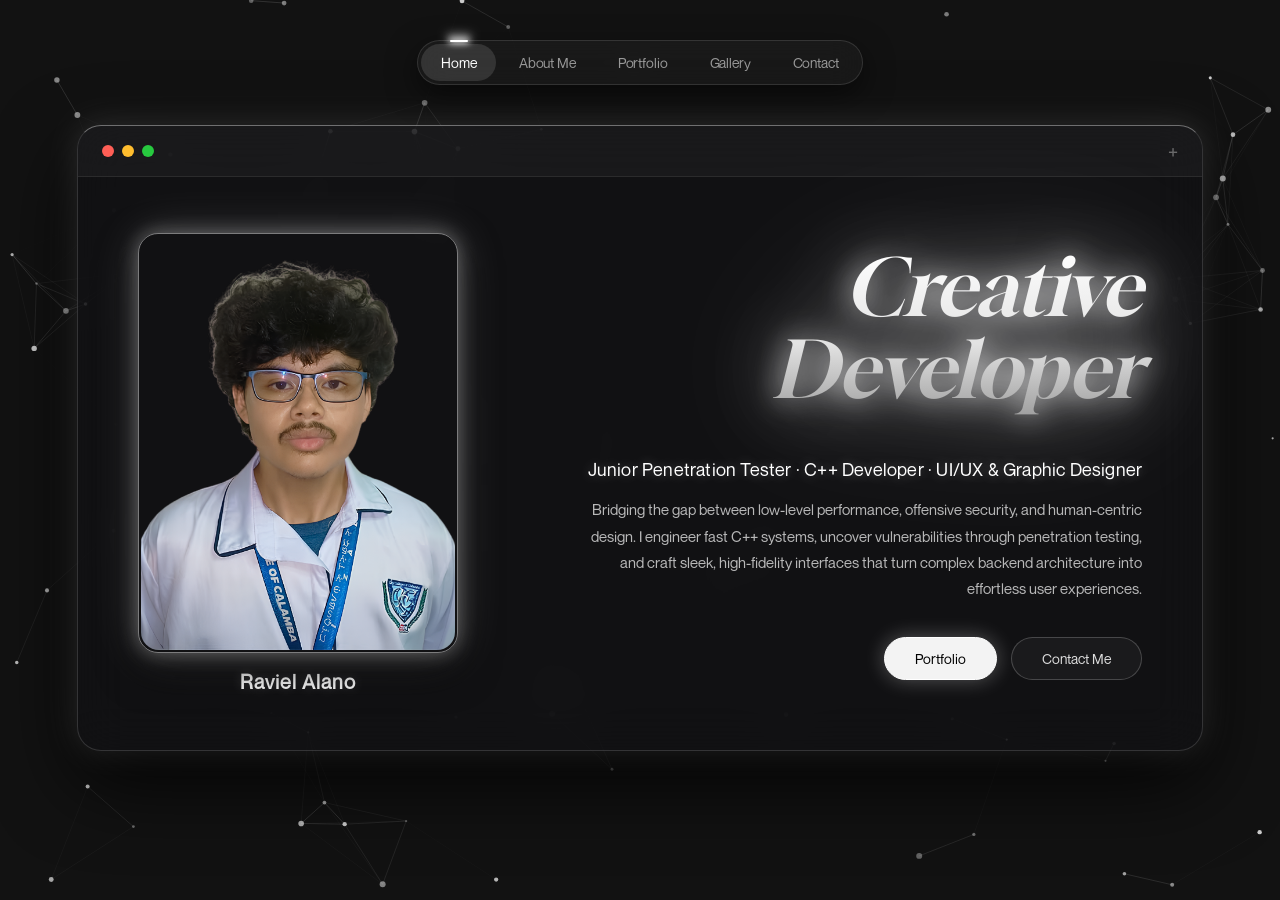
<file: index.html>
<!DOCTYPE html>
<html lang="en">

<head>
    <meta charset="UTF-8">
    <meta name="viewport" content="width=device-width, initial-scale=1.0">
    <title> Code with Raviel | Home</title>
    <!-- Google Fonts for Gloock -->
    <link rel="preconnect" href="https://fonts.googleapis.com">
    <link rel="preconnect" href="https://fonts.gstatic.com" crossorigin>
    <link href="https://fonts.googleapis.com/css2?family=Gloock&display=swap" rel="stylesheet">
    <link rel="stylesheet" href="style.css">
</head>

<body>
    <canvas id="bg-canvas"></canvas>
    <nav class="navbar">
        <ul>
            <div class="nav-indicator"></div>
            <li><a href="index.html" class="active">Home</a></li>
            <li><a href="about_me.html">About Me</a></li>
            <li><a href="portfolio.html">Portfolio</a></li>
            <li><a href="gallery.html">Gallery</a></li>
            <li><a href="contact.html">Contact</a></li>
        </ul>
    </nav>
    <main class="hero-container">
        <div class="hero-card">
            <!-- macOS Window Header Bar -->
            <div class="window-header">
                <div class="window-dots">
                    <span class="dot red"></span>
                    <span class="dot yellow"></span>
                    <span class="dot green"></span>
                </div>
                <div class="window-plus">+</div>
            </div>
            <div class="hero-card-body">
                <!-- Left Column: Photo Frame + Name Below -->
                <div class="profile-column">
                    <div class="profile-rect-wrapper">
                        <img src="pictures/formal_picture.png" alt="Formal Picture" class="profile-img-rect">
                    </div>
                    <h2 class="profile-name">Raviel Alano</h2>
                </div>

                <!-- Right Column: Bio Content -->
                <div class="hero-content-right">
                    <div class="bio-content">
                        <h1 class="hero-title">Creative Developer</h1>
                        <p class="hero-subtitle">Junior Penetration Tester · C++ Developer · UI/UX & Graphic Designer</p>
                        <p class="hero-bio">
                            Bridging the gap between low-level performance, offensive security, and human-centric
                            design. I engineer fast C++ systems, uncover vulnerabilities through penetration testing,
                            and craft sleek, high-fidelity interfaces that turn complex backend architecture into
                            effortless user experiences.
                        </p>
                    </div>
                    <!-- Right-Justified Buttons -->
                    <div class="cta-group">
                        <a href="portfolio.html" class="btn btn-primary">Portfolio</a>
                        <a href="contact.html" class="btn btn-secondary">Contact Me</a>
                    </div>
                </div>
            </div>
        </div>
    </main>
    <script src="index.js"></script>
</body>

</html>
</file>
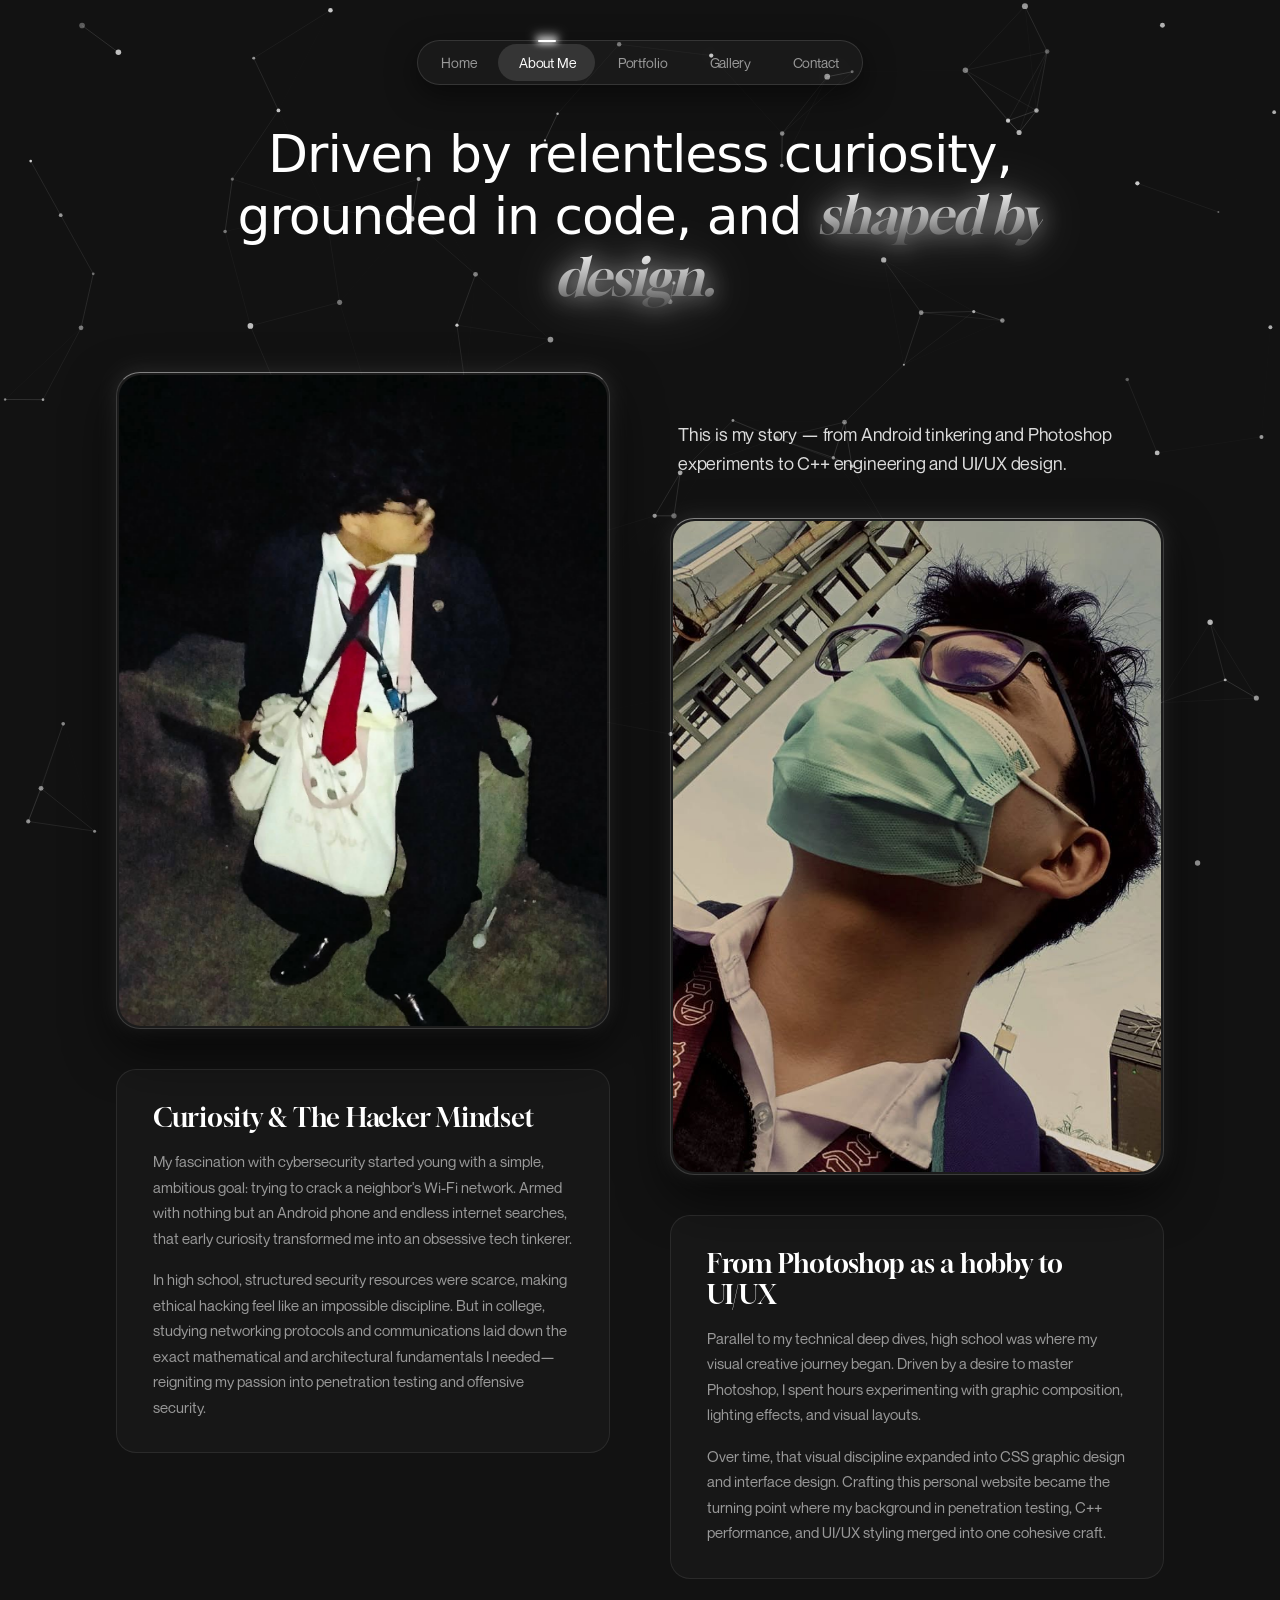
<file: about_me.html>
<!DOCTYPE html>
<html lang="en">
<head>
    <meta charset="UTF-8">
    <meta name="viewport" content="width=device-width, initial-scale=1.0">
    <title>Code with Raviel | About Me</title>
    
    <!-- Google Fonts for Gloock -->
    <link rel="preconnect" href="https://fonts.googleapis.com">
    <link rel="preconnect" href="https://fonts.gstatic.com" crossorigin>
    <link href="https://fonts.googleapis.com/css2?family=Gloock&display=swap" rel="stylesheet">
    
    <link rel="stylesheet" href="style.css">
</head>
<body>
    <canvas id="bg-canvas"></canvas>
    <!-- Persistent Navbar -->
    <nav class="navbar">
        <ul>
            <div class="nav-indicator"></div>
            <li><a href="index.html">Home</a></li>
            <li><a href="about_me.html" class="active">About Me</a></li>
            <li><a href="portfolio.html">Portfolio</a></li>
            <li><a href="gallery.html">Gallery</a></li>
            <li><a href="contact.html">Contact</a></li>
        </ul>    
    </nav>

    <!-- About Main Container -->
    <main class="about-container">
    
    <!-- Hero Editorial Headline -->
    <header class="about-header">
        <h1 class="about-hero-title">
            Driven by relentless curiosity, grounded in code, and <em>shaped by design.</em>
        </h1>
    </header>

    <!-- Staggered Editorial Story Grid -->
    <div class="about-grid">
         
        <!-- LEFT COLUMN: Security & Systems Journey -->
        <div class="about-col col-left">
            <!-- Main Portrait Card -->
            <div class="about-photo-wrapper">
                <img src="pictures/picture1.jpg" alt="Profile Portrait" class="about-photo">
            </div>

            <!-- Story Block 1: Security Journey -->
            <div class="about-story-card">
                <h2 class="story-title">Curiosity & The Hacker Mindset</h2>
                <p class="story-text">
                    My fascination with cybersecurity started young with a simple, ambitious goal: trying to crack a neighbor's Wi-Fi network. Armed with nothing but an Android phone and endless internet searches, that early curiosity transformed me into an obsessive tech tinkerer.
                </p>
                <p class="story-text">
                    In high school, structured security resources were scarce, making ethical hacking feel like an impossible discipline. But in college, studying networking protocols and communications laid down the exact mathematical and architectural fundamentals I needed—reigniting my passion into penetration testing and offensive security.
                </p>
            </div>
        </div>

        <!-- RIGHT COLUMN: Design & Visual Journey -->
        <div class="about-col col-right">
            <!-- Teaser Subtitle -->
            <div class="about-intro-box">
                <p class="intro-headline">This is my story — from Android tinkering and Photoshop experiments to C++ engineering and UI/UX design.</p>
            </div>

            <!-- Secondary Work/Lifestyle Photo -->
            <div class="about-photo-wrapper">
                <img src="pictures/picture2.jpg" alt="Workspace / Secondary Photo" class="about-photo">
            </div>

            <!-- Story Block 2: Design Journey -->
            <div class="about-story-card">
                <h2 class="story-title">From Photoshop as a hobby to UI/UX</h2>
                <p class="story-text">
                    Parallel to my technical deep dives, high school was where my visual creative journey began. Driven by a desire to master Photoshop, I spent hours experimenting with graphic composition, lighting effects, and visual layouts.
                </p>
                <p class="story-text">
                    Over time, that visual discipline expanded into CSS graphic design and interface design. Crafting this personal website became the turning point where my background in penetration testing, C++ performance, and UI/UX styling merged into one cohesive craft.
                </p>
            </div>
        </div>

    </div>
</main>

    <script src="index.js"></script>
</body>
</html>
</file>
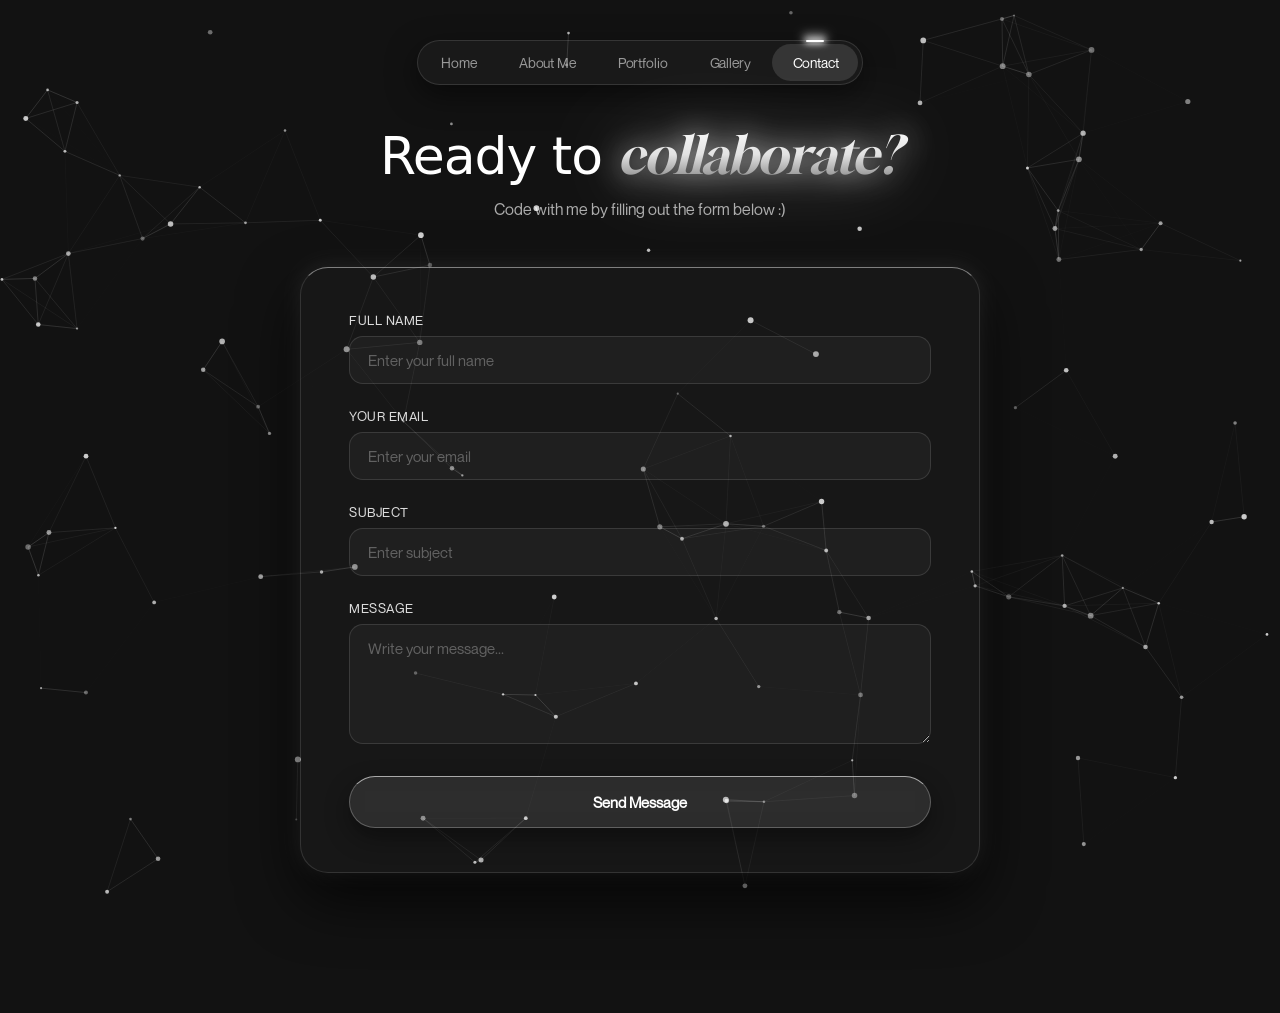
<file: contact.html>
<!DOCTYPE html>
<html lang="en">
<head>
    <meta charset="UTF-8">
    <meta name="viewport" content="width=device-width, initial-scale=1.0">
    <title>Code with Raviel | Contact</title>
    
    <!-- Google Fonts for Gloock -->
    <link rel="preconnect" href="https://fonts.googleapis.com">
    <link rel="preconnect" href="https://fonts.gstatic.com" crossorigin>
    <link href="https://fonts.googleapis.com/css2?family=Gloock&display=swap" rel="stylesheet">
    
    <link rel="stylesheet" href="style.css">
</head>
<body>
    <canvas id="bg-canvas"></canvas>
    <!-- Persistent Navbar -->
    <nav class="navbar">
        <ul>
            <div class="nav-indicator"></div>
            <li><a href="index.html">Home</a></li>
            <li><a href="about_me.html">About Me</a></li>
            <li><a href="portfolio.html">Portfolio</a></li>
            <li><a href="gallery.html">Gallery</a></li>
            <li><a href="contact.html" class="active">Contact</a></li>
        </ul>    
    </nav>

    <!-- Main Contact Container -->
    <main class="contact-container">
        <!-- Header Title with Metallic Gradient -->
        <header class="contact-header">
            <h1 class="contact-hero-title">Ready to <em>collaborate?</em></h1>
            <p class="contact-subtitle">Code with me by filling out the form below :)</p>
        </header>

        <!-- Glassmorphic Form Card -->
        <div class="contact-card">
            <form class="contact-form">
                <div class="form-group">
                    <label for="fullName">Full Name</label>
                    <input type="text" id="fullName" placeholder="Enter your full name" required>
                </div>

                <div class="form-group">
                    <label for="email">Your Email</label>
                    <input type="email" id="email" placeholder="Enter your email" required>
                </div>

                <div class="form-group">
                    <label for="subject">Subject</label>
                    <input type="text" id="subject" placeholder="Enter subject">
                </div>

                <div class="form-group">
                    <label for="message">Message</label>
                    <textarea id="message" rows="5" placeholder="Write your message..." required></textarea>
                </div>

                <button type="submit" class="submit-btn">
                    <span>Send Message</span>
                </button>
            </form>
        </div>
    </main>

    <script src="index.js"></script>
</body>
</html>
</file>
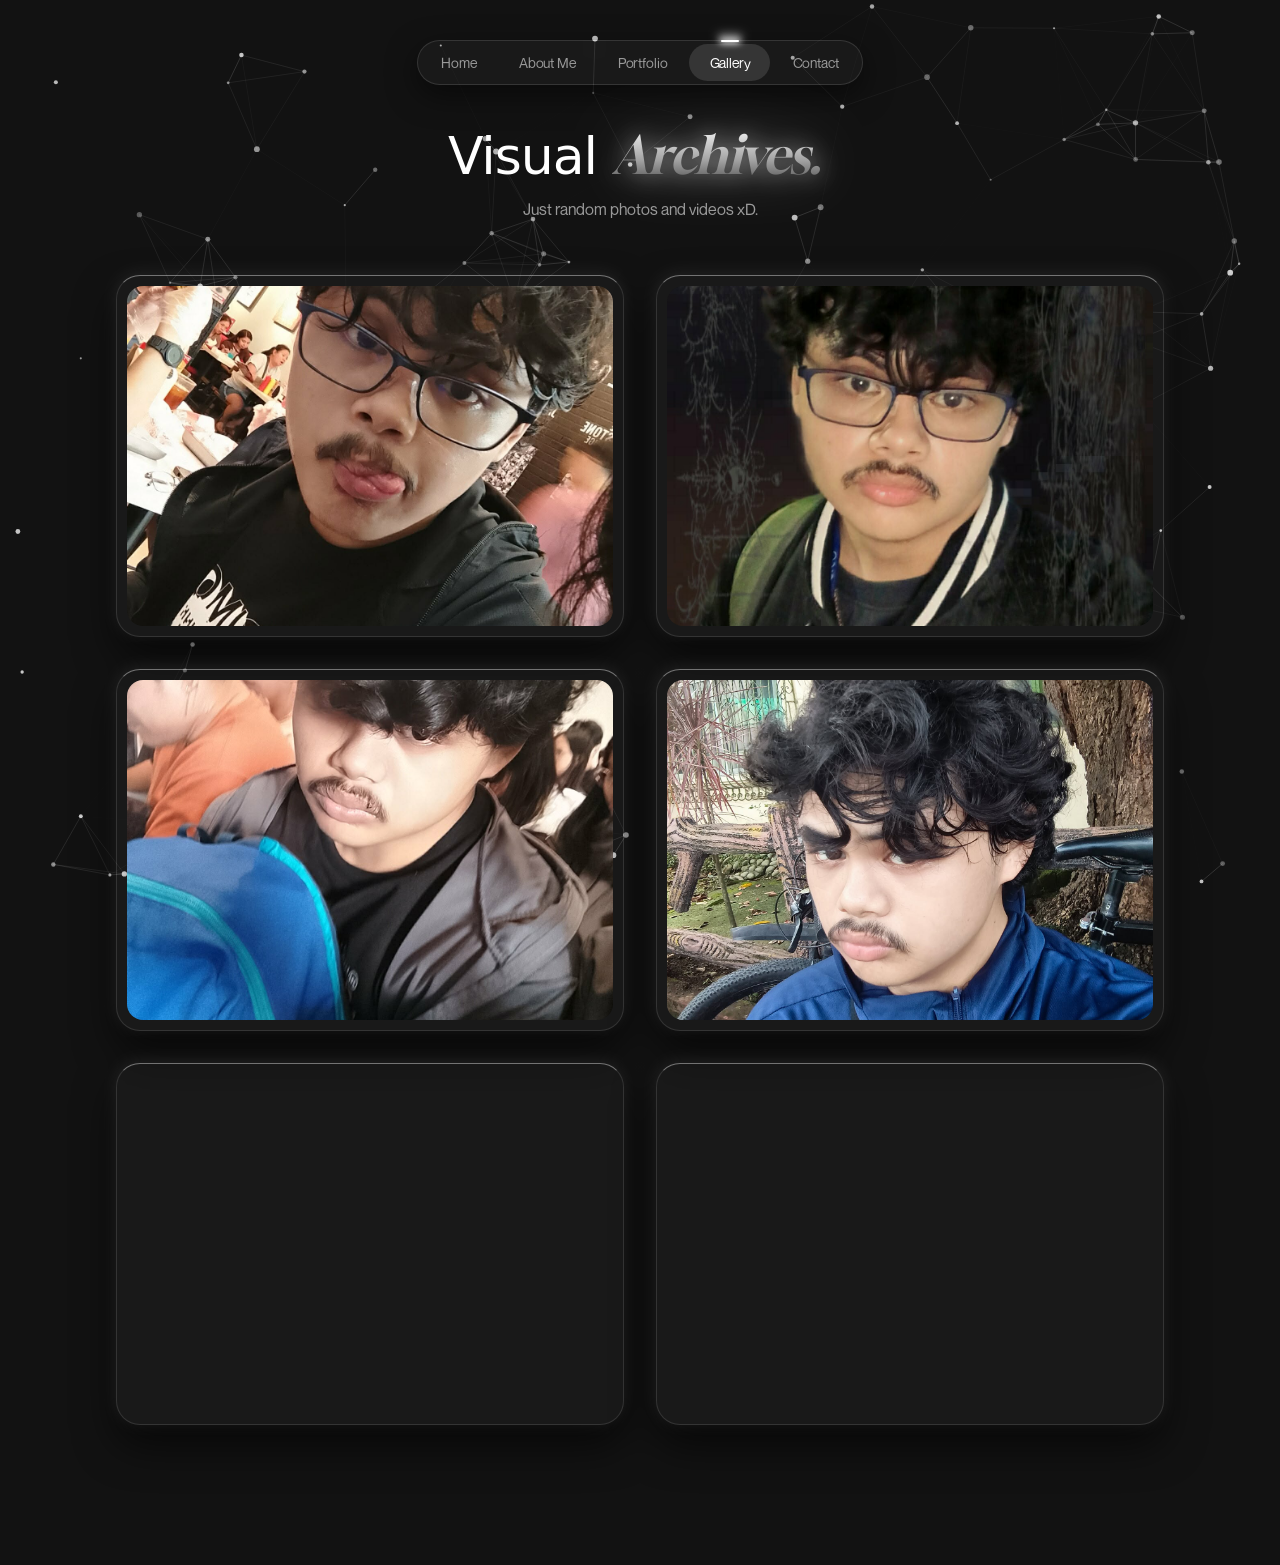
<file: gallery.html>
<!DOCTYPE html>
<html lang="en">
<head>
    <meta charset="UTF-8">
    <meta name="viewport" content="width=device-width, initial-scale=1.0">
    <title>Code with Raviel | Gallery</title>
    
    <!-- Google Fonts for Gloock -->
    <link rel="preconnect" href="https://fonts.googleapis.com">
    <link rel="preconnect" href="https://fonts.gstatic.com" crossorigin>
    <link href="https://fonts.googleapis.com/css2?family=Gloock&display=swap" rel="stylesheet">
    
    <link rel="stylesheet" href="style.css">
</head>
<body>
    <canvas id="bg-canvas"></canvas>
    <!-- Persistent Navbar -->
    <nav class="navbar">
        <ul>
            <div class="nav-indicator"></div>
            <li><a href="index.html">Home</a></li>
            <li><a href="about_me.html">About Me</a></li>
            <li><a href="portfolio.html">Portfolio</a></li>
            <li><a href="gallery.html" class="active">Gallery</a></li>
            <li><a href="contact.html">Contact</a></li>
        </ul>    
    </nav>

    <!-- Main Gallery Container -->
    <main class="gallery-container">
        <!-- Header Title -->
        <header class="gallery-header">
            <h1 class="gallery-hero-title">Visual <em>Archives.</em></h1>
            <p class="gallery-subtitle">Just random photos and videos xD.</p>
        </header>

        <!-- Glassmorphic Image Grid -->
        <div class="gallery-grid">
            <div class="gallery-card" data-src="pictures/gallery1.jpg">
                <div class="gallery-image-wrapper">
                    <img src="pictures/gallery1.jpg" alt="Gallery Image 1" class="gallery-img">
                    <div class="gallery-overlay">
                        <span class="view-tag">Expand View</span>
                    </div>
                </div>
            </div>

            <div class="gallery-card" data-src="pictures/gallery2.jpg">
                <div class="gallery-image-wrapper">
                    <img src="pictures/gallery2.jpg" alt="Gallery Image 2" class="gallery-img">
                    <div class="gallery-overlay">
                        <span class="view-tag">Expand View</span>
                    </div>
                </div>
            </div>

            <div class="gallery-card" data-src="pictures/gallery3.jpg">
                <div class="gallery-image-wrapper">
                    <img src="pictures/gallery3.jpg" alt="Gallery Image 3" class="gallery-img">
                    <div class="gallery-overlay">
                        <span class="view-tag">Expand View</span>
                    </div>
                </div>
            </div>

            <div class="gallery-card" data-src="pictures/gallery4.jpg">
                <div class="gallery-image-wrapper">
                    <img src="pictures/gallery4.jpg" alt="Gallery Image 4" class="gallery-img">
                    <div class="gallery-overlay">
                        <span class="view-tag">Expand View</span>
                    </div>
                </div>
            </div>

            <!-- Video Card -->

            <div class="gallery-card" data-type="video" data-src="pictures/[EDIT] Raiden - MoonDeity Wake up.mp4">
                <div class="gallery-image-wrapper">
                    <video class="gallery-media" muted loop autoplay playsinline>
                        <source src="pictures/[EDIT] Raiden - MoonDeity Wake up.mp4" type="video/mp4">
                    </video>
                    <div class="gallery-overlay">
                        <span class="view-tag">▶ Play Video</span>
                    </div>
                </div>
            </div>
            
            <div class="gallery-card" data-type="video" data-src="pictures/Rick turns himself into a leg.mp4">
                <div class="gallery-image-wrapper">
                    <video class="gallery-media" muted loop autoplay playsinline>
                        <source src="pictures/Rick turns himself into a leg.mp4" type="video/mp4">
                    </video>
                    <div class="gallery-overlay">
                        <span class="view-tag">▶ Play Video</span>
                    </div>
                </div>
            </div>
        </div>
    </main>

    <!-- Glass Lightbox Modal -->
    <div class="lightbox-modal" id="lightboxModal">
        <span class="lightbox-close" id="lightboxClose">&times;</span>
        <div class="lightbox-content" id="lightboxContent">
            <!-- JavaScript dynamically injects images/videos here -->
        </div>
    </div>

    <script src="index.js"></script>
</body>
</html>
</file>
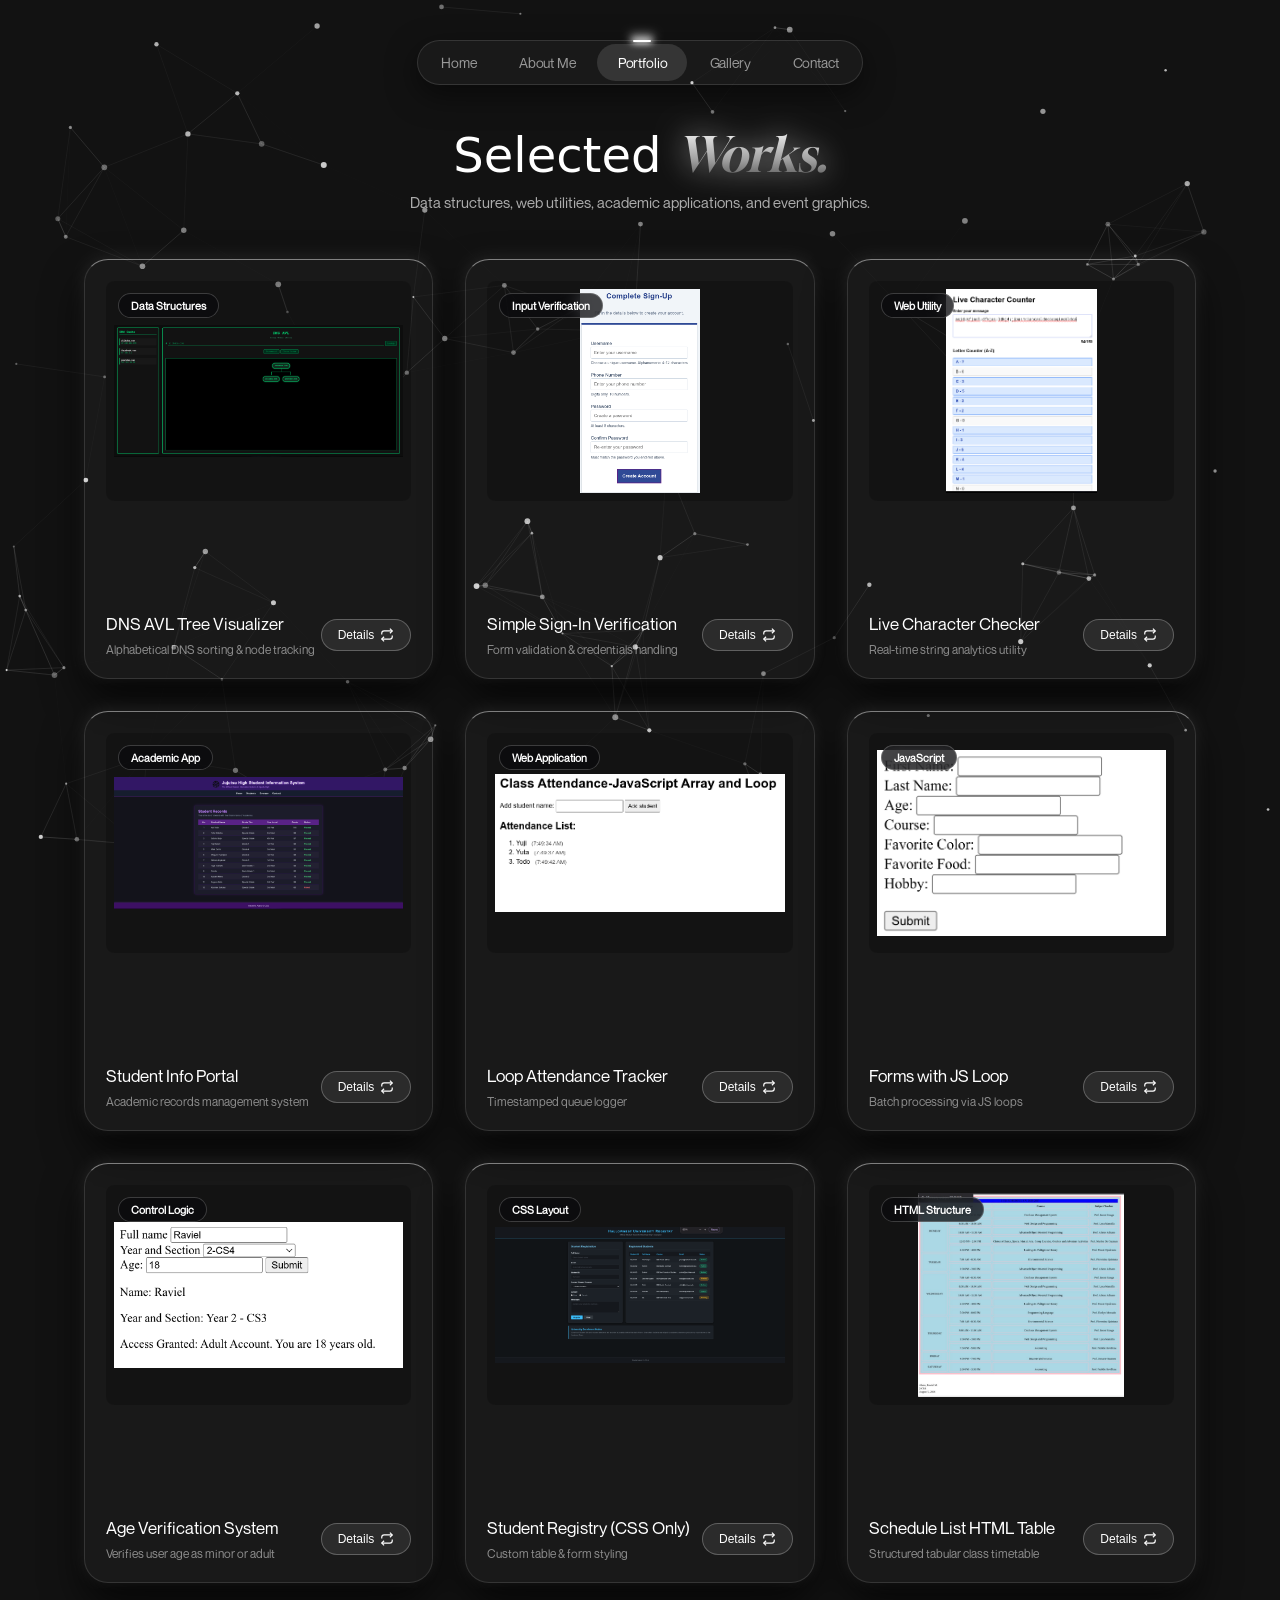
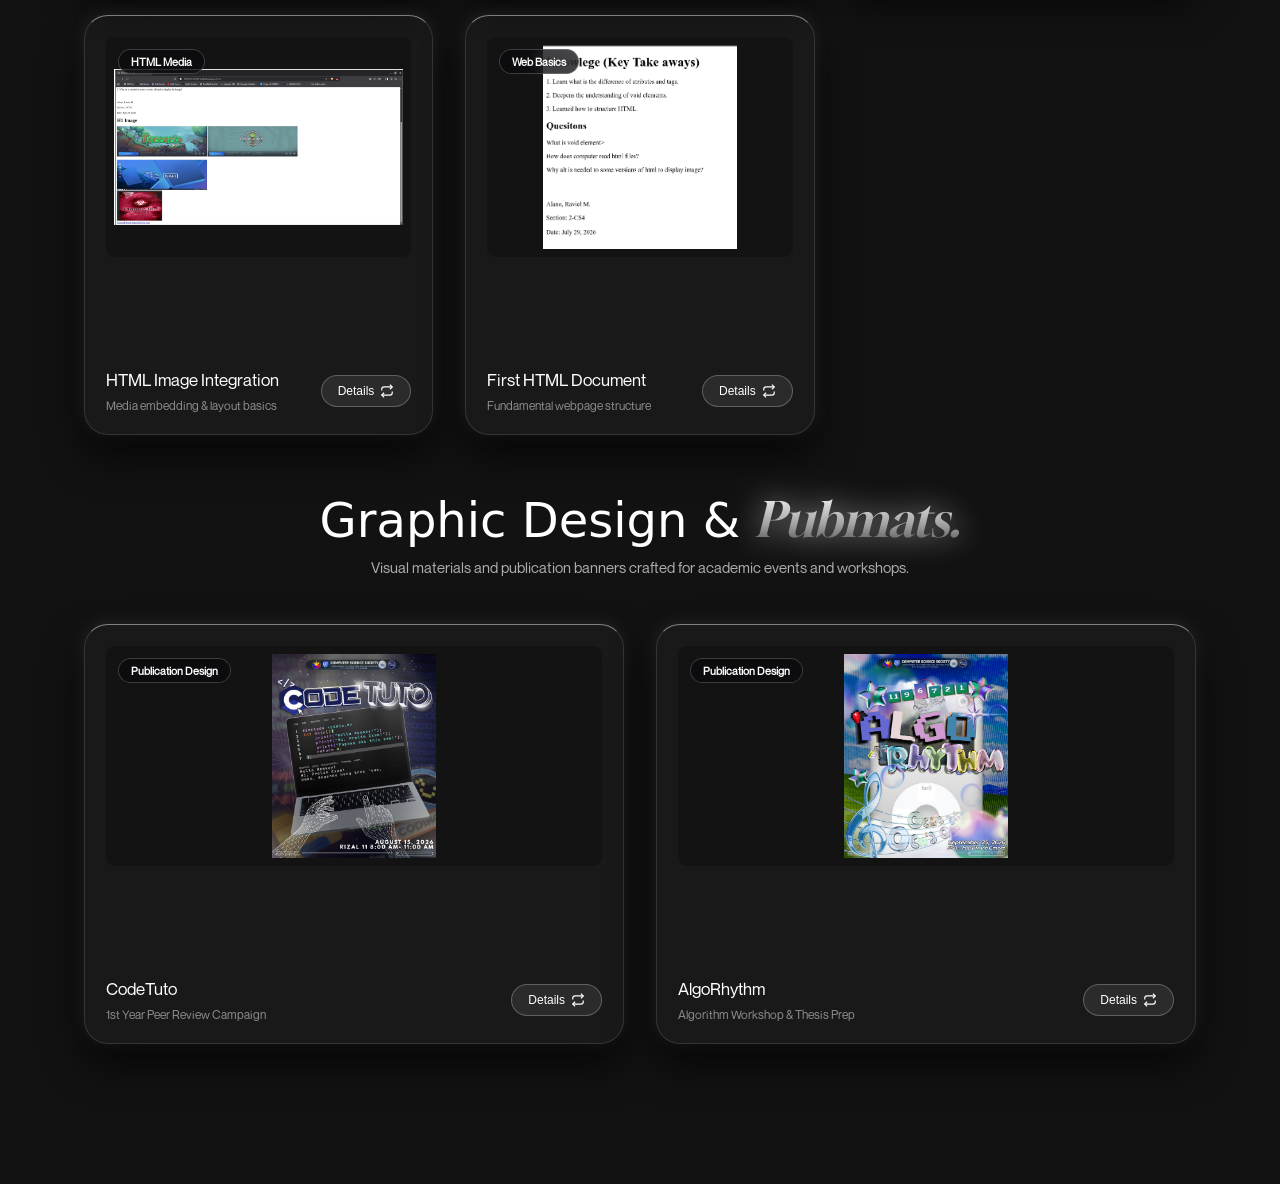
<file: portfolio.html>
<!DOCTYPE html>
<html lang="en">
<head>
    <meta charset="UTF-8">
    <meta name="viewport" content="width=device-width, initial-scale=1.0">
    <title>Code with Raviel | Portfolio</title>
    
    <!-- Google Fonts for Gloock -->
    <link rel="preconnect" href="https://fonts.googleapis.com">
    <link rel="preconnect" href="https://fonts.gstatic.com" crossorigin>
    <link href="https://fonts.googleapis.com/css2?family=Gloock&display=swap" rel="stylesheet">
    
    <!-- Primary Stylesheet -->
    <link rel="stylesheet" href="style.css">
</head>
<body>

    <canvas id="bg-canvas"></canvas>

    <!-- Persistent Navbar -->
    <nav class="navbar">
        <ul>
            <div class="nav-indicator"></div>
            <li><a href="index.html">Home</a></li>
            <li><a href="about_me.html">About Me</a></li>
            <li><a href="portfolio.html" class="active">Portfolio</a></li>
            <li><a href="gallery.html">Gallery</a></li>
            <li><a href="contact.html">Contact</a></li>
        </ul>
    </nav>

    <!-- Portfolio Main Section -->
    <main class="portfolio-container">
        <header class="portfolio-header">
            <h1 class="portfolio-hero-title">Selected <em>Works.</em></h1>
            <p class="portfolio-subtitle">Data structures, web utilities, academic applications, and event graphics.</p>
        </header>

        <!-- SECTION 1: Software Projects Grid -->
        <div class="portfolio-grid">
            
            <!-- CARD 1: DNS AVL Tree -->
            <div class="portfolio-card-container">
                <div class="portfolio-card">
                    <!-- FRONT SIDE -->
                    <div class="card-side card-front">
                        <a href="https://dns-bst-project.onrender.com/" target="_blank" rel="noopener noreferrer" class="card-image-link">
                            <div class="card-media-wrapper">
                                <img src="pictures/dns-avl-tree.png" alt="DNS AVL Tree Preview" class="card-img">
                                <span class="category-badge">Data Structures</span>
                                <div class="link-overlay">
                                    <span>Visit Site ↗</span>
                                </div>
                            </div>
                        </a>
                        <div class="card-front-content">
                            <div class="front-title-group">
                                <h2 class="project-title">DNS AVL Tree Visualizer</h2>
                                <p class="project-sub">Alphabetical DNS sorting & node tracking</p>
                            </div>
                            <button class="flip-btn" aria-label="Flip Card for details">
                                <span>Details</span>
                                <svg width="14" height="14" viewBox="0 0 24 24" fill="none" stroke="currentColor" stroke-width="2">
                                    <path d="M17 1l4 4-4 4"/>
                                    <path d="M3 11V9a4 4 0 0 1 4-4h14"/>
                                    <path d="M7 23l-4-4 4-4"/>
                                    <path d="M21 13v2a4 4 0 0 1-4 4H3"/>
                                </svg>
                            </button>
                        </div>
                    </div>

                    <!-- BACK SIDE -->
                    <div class="card-side card-back">
                        <div class="card-back-header">
                            <h2 class="project-title-back">DNS AVL Tree</h2>
                            <span class="status-tag">Completed</span>
                        </div>
                        <p class="project-description">
                            Interactive web platform that accepts user-entered websites, resolves their IP addresses, and dynamically balances them in an alphabetical AVL tree. Querying an existing site traverses and highlights its specific tree node in real time.
                        </p>
                        <div class="tech-stack-group">
                            <span class="glass-pill">AVL Tree</span>
                            <span class="glass-pill">DNS Resolution</span>
                            <span class="glass-pill">JavaScript</span>
                            <span class="glass-pill">Collaborative Work</span>
                        </div>
                        <div class="card-actions">
                            <a href="https://dns-bst-project.onrender.com/" target="_blank" rel="noopener noreferrer" class="card-link">View Website ↗</a>
                            <button class="flip-btn flip-back-btn">
                                <span>Back</span>
                            </button>
                        </div>
                    </div>
                </div>
            </div>

            <!-- CARD 2: Simple Sign-In -->
            <div class="portfolio-card-container">
                <div class="portfolio-card">
                    <!-- FRONT SIDE -->
                    <div class="card-side card-front">
                        <a href="https://dev-raviel.github.io/simple-sign-in-page-activity/" target="_blank" rel="noopener noreferrer" class="card-image-link">
                            <div class="card-media-wrapper">
                                <img src="pictures/activity-5-midterm.png" alt="Simple Sign-In Preview" class="card-img">
                                <span class="category-badge">Input Verification</span>
                                <div class="link-overlay">
                                    <span>Visit Site ↗</span>
                                </div>
                            </div>
                        </a>
                        <div class="card-front-content">
                            <div class="front-title-group">
                                <h2 class="project-title">Simple Sign-In Verification</h2>
                                <p class="project-sub">Form validation & credentials handling</p>
                            </div>
                            <button class="flip-btn" aria-label="Flip Card for details">
                                <span>Details</span>
                                <svg width="14" height="14" viewBox="0 0 24 24" fill="none" stroke="currentColor" stroke-width="2">
                                    <path d="M17 1l4 4-4 4"/>
                                    <path d="M3 11V9a4 4 0 0 1 4-4h14"/>
                                    <path d="M7 23l-4-4 4-4"/>
                                    <path d="M21 13v2a4 4 0 0 1-4 4H3"/>
                                </svg>
                            </button>
                        </div>
                    </div>

                    <!-- BACK SIDE -->
                    <div class="card-side card-back">
                        <div class="card-back-header">
                            <h2 class="project-title-back">Sign-In Verification</h2>
                            <span class="status-tag">Completed</span>
                        </div>
                        <p class="project-description">
                            Lightweight login interface demonstration featuring front-end input verification, real-time error messaging, and clean credential field layout validation.
                        </p>
                        <div class="tech-stack-group">
                            <span class="glass-pill">JavaScript</span>
                            <span class="glass-pill">Form Validation</span>
                            <span class="glass-pill">CSS3</span>
                            <span class="glass-pill">Collaborative Work</span>
                        </div>
                        <div class="card-actions">
                            <a href="https://dev-raviel.github.io/simple-sign-in-page-activity/" target="_blank" rel="noopener noreferrer" class="card-link">View Website ↗</a>
                            <button class="flip-btn flip-back-btn">
                                <span>Back</span>
                            </button>
                        </div>
                    </div>
                </div>
            </div>

            <!-- CARD 3: Live Character Checker -->
            <div class="portfolio-card-container">
                <div class="portfolio-card">
                    <!-- FRONT SIDE -->
                    <div class="card-side card-front">
                        <a href="https://dev-raviel.github.io/live-character-counter/" target="_blank" rel="noopener noreferrer" class="card-image-link">
                            <div class="card-media-wrapper">
                                <img src="pictures/live-character-checker.png" alt="Live Character Checker Preview" class="card-img">
                                <span class="category-badge">Web Utility</span>
                                <div class="link-overlay">
                                    <span>Visit Site ↗</span>
                                </div>
                            </div>
                        </a>
                        <div class="card-front-content">
                            <div class="front-title-group">
                                <h2 class="project-title">Live Character Checker</h2>
                                <p class="project-sub">Real-time string analytics utility</p>
                            </div>
                            <button class="flip-btn" aria-label="Flip Card for details">
                                <span>Details</span>
                                <svg width="14" height="14" viewBox="0 0 24 24" fill="none" stroke="currentColor" stroke-width="2">
                                    <path d="M17 1l4 4-4 4"/>
                                    <path d="M3 11V9a4 4 0 0 1 4-4h14"/>
                                    <path d="M7 23l-4-4 4-4"/>
                                    <path d="M21 13v2a4 4 0 0 1-4 4H3"/>
                                </svg>
                            </button>
                        </div>
                    </div>

                    <!-- BACK SIDE -->
                    <div class="card-side card-back">
                        <div class="card-back-header">
                            <h2 class="project-title-back">Character Counter</h2>
                            <span class="status-tag">Completed</span>
                        </div>
                        <p class="project-description">
                            Responsive front-end tool providing instant feedback on text inputs. Measures character counts, word density, and remaining buffer limits in real time as the user types.
                        </p>
                        <div class="tech-stack-group">
                            <span class="glass-pill">JavaScript</span>
                            <span class="glass-pill">DOM Manipulation</span>
                            <span class="glass-pill">CSS3</span>
                        </div>
                        <div class="card-actions">
                            <a href="https://dev-raviel.github.io/live-character-counter/" target="_blank" rel="noopener noreferrer" class="card-link">View Demo ↗</a>
                            <button class="flip-btn flip-back-btn">
                                <span>Back</span>
                            </button>
                        </div>
                    </div>
                </div>
            </div>

            <!-- CARD 4: Student Info Portal -->
            <div class="portfolio-card-container">
                <div class="portfolio-card">
                    <!-- FRONT SIDE -->
                    <div class="card-side card-front">
                        <a href="https://dev-raviel.github.io/jujutsu-student-system/" target="_blank" rel="noopener noreferrer" class="card-image-link">
                            <div class="card-media-wrapper">
                                <img src="pictures/student-information-activity.png" alt="Student Information Activity Preview" class="card-img">
                                <span class="category-badge">Academic App</span>
                                <div class="link-overlay">
                                    <span>Visit Site ↗</span>
                                </div>
                            </div>
                        </a>
                        <div class="card-front-content">
                            <div class="front-title-group">
                                <h2 class="project-title">Student Info Portal</h2>
                                <p class="project-sub">Academic records management system</p>
                            </div>
                            <button class="flip-btn" aria-label="Flip Card for details">
                                <span>Details</span>
                                <svg width="14" height="14" viewBox="0 0 24 24" fill="none" stroke="currentColor" stroke-width="2">
                                    <path d="M17 1l4 4-4 4"/>
                                    <path d="M3 11V9a4 4 0 0 1 4-4h14"/>
                                    <path d="M7 23l-4-4 4-4"/>
                                    <path d="M21 13v2a4 4 0 0 1-4 4H3"/>
                                </svg>
                            </button>
                        </div>
                    </div>

                    <!-- BACK SIDE -->
                    <div class="card-side card-back">
                        <div class="card-back-header">
                            <h2 class="project-title-back">Student Records</h2>
                            <span class="status-tag">Completed</span>
                        </div>
                        <p class="project-description">
                            Data management application designed for registering, organizing, and displaying student records with strict input validation and field handling.
                        </p>
                        <div class="tech-stack-group">
                            <span class="glass-pill">PHP</span>
                            <span class="glass-pill">HTML5/CSS3</span>
                            <span class="glass-pill">Data Management</span>
                        </div>
                        <div class="card-actions">
                            <a href="https://dev-raviel.github.io/jujutsu-student-system/" target="_blank" rel="noopener noreferrer" class="card-link">Visit Site ↗</a>
                            <button class="flip-btn flip-back-btn">
                                <span>Back</span>
                            </button>
                        </div>
                    </div>
                </div>
            </div>

            <!-- CARD 5: Attendance Checker -->
            <div class="portfolio-card-container">
                <div class="portfolio-card">
                    <!-- FRONT SIDE -->
                    <div class="card-side card-front">
                        <a href="https://dev-raviel.github.io/attendance-checker-with-time/" target="_blank" rel="noopener noreferrer" class="card-image-link">
                            <div class="card-media-wrapper">
                                <img src="pictures/attendance-checker-with-time.png" alt="Attendance Checker Preview" class="card-img">
                                <span class="category-badge">Web Application</span>
                                <div class="link-overlay">
                                    <span>Visit Site ↗</span>
                                </div>
                            </div>
                        </a>
                        <div class="card-front-content">
                            <div class="front-title-group">
                                <h2 class="project-title">Loop Attendance Tracker</h2>
                                <p class="project-sub">Timestamped queue logger</p>
                            </div>
                            <button class="flip-btn" aria-label="Flip Card for details">
                                <span>Details</span>
                                <svg width="14" height="14" viewBox="0 0 24 24" fill="none" stroke="currentColor" stroke-width="2">
                                    <path d="M17 1l4 4-4 4"/>
                                    <path d="M3 11V9a4 4 0 0 1 4-4h14"/>
                                    <path d="M7 23l-4-4 4-4"/>
                                    <path d="M21 13v2a4 4 0 0 1-4 4H3"/>
                                </svg>
                            </button>
                        </div>
                    </div>

                    <!-- BACK SIDE -->
                    <div class="card-side card-back">
                        <div class="card-back-header">
                            <h2 class="project-title-back">Attendance Checker</h2>
                            <span class="status-tag">Completed</span>
                        </div>
                        <p class="project-description">
                            Event check-in tool that dynamically registers student entries, captures precise arrival timestamps, and outputs formatted attendance logs in an active loop.
                        </p>
                        <div class="tech-stack-group">
                            <span class="glass-pill">JavaScript</span>
                            <span class="glass-pill">Loops & Arrays</span>
                            <span class="glass-pill">Event Logging</span>
                        </div>
                        <div class="card-actions">
                            <a href="https://dev-raviel.github.io/attendance-checker-with-time/" target="_blank" rel="noopener noreferrer" class="card-link">Visit Site ↗</a>
                            <button class="flip-btn flip-back-btn">
                                <span>Back</span>
                            </button>
                        </div>
                    </div>
                </div>
            </div>

            <!-- CARD 6: Forms with JS Loop -->
            <div class="portfolio-card-container">
                <div class="portfolio-card">
                    <!-- FRONT SIDE -->
                    <div class="card-side card-front">
                        <a href="https://dev-raviel.github.io/simple-forms-with-js-loop/" target="_blank" rel="noopener noreferrer" class="card-image-link">
                            <div class="card-media-wrapper">
                                <img src="pictures/activity-2-midterms.png" alt="Forms with JS Loop Preview" class="card-img">
                                <span class="category-badge">JavaScript</span>
                                <div class="link-overlay">
                                    <span>Visit Site ↗</span>
                                </div>
                            </div>
                        </a>
                        <div class="card-front-content">
                            <div class="front-title-group">
                                <h2 class="project-title">Forms with JS Loop</h2>
                                <p class="project-sub">Batch processing via JS loops</p>
                            </div>
                            <button class="flip-btn" aria-label="Flip Card for details">
                                <span>Details</span>
                                <svg width="14" height="14" viewBox="0 0 24 24" fill="none" stroke="currentColor" stroke-width="2">
                                    <path d="M17 1l4 4-4 4"/>
                                    <path d="M3 11V9a4 4 0 0 1 4-4h14"/>
                                    <path d="M7 23l-4-4 4-4"/>
                                    <path d="M21 13v2a4 4 0 0 1-4 4H3"/>
                                </svg>
                            </button>
                        </div>
                    </div>

                    <!-- BACK SIDE -->
                    <div class="card-side card-back">
                        <div class="card-back-header">
                            <h2 class="project-title-back">Forms with JS Loop</h2>
                            <span class="status-tag">Completed</span>
                        </div>
                        <p class="project-description">
                            Interactive form validation and batch processing exercise utilizing JavaScript iterative loops for efficient user data verification.
                        </p>
                        <div class="tech-stack-group">
                            <span class="glass-pill">JavaScript</span>
                            <span class="glass-pill">Iterative Loops</span>
                            <span class="glass-pill">Form Handling</span>
                        </div>
                        <div class="card-actions">
                            <a href="https://dev-raviel.github.io/simple-forms-with-js-loop/" target="_blank" rel="noopener noreferrer" class="card-link">Visit Site ↗</a>
                            <button class="flip-btn flip-back-btn">
                                <span>Back</span>
                            </button>
                        </div>
                    </div>
                </div>
            </div>

            <!-- CARD 7: Age Verification -->
            <div class="portfolio-card-container">
                <div class="portfolio-card">
                    <!-- FRONT SIDE -->
                    <div class="card-side card-front">
                        <a href="https://dev-raviel.github.io/attendance-checker-with-time/" target="_blank" rel="noopener noreferrer" class="card-image-link">
                            <div class="card-media-wrapper">
                                <img src="pictures/activity-1-midterm.png" alt="Age Verifier Preview" class="card-img">
                                <span class="category-badge">Control Logic</span>
                                <div class="link-overlay">
                                    <span>Visit Site ↗</span>
                                </div>
                            </div>
                        </a>
                        <div class="card-front-content">
                            <div class="front-title-group">
                                <h2 class="project-title">Age Verification System</h2>
                                <p class="project-sub">Verifies user age as minor or adult</p>
                            </div>
                            <button class="flip-btn" aria-label="Flip Card for details">
                                <span>Details</span>
                                <svg width="14" height="14" viewBox="0 0 24 24" fill="none" stroke="currentColor" stroke-width="2">
                                    <path d="M17 1l4 4-4 4"/>
                                    <path d="M3 11V9a4 4 0 0 1 4-4h14"/>
                                    <path d="M7 23l-4-4 4-4"/>
                                    <path d="M21 13v2a4 4 0 0 1-4 4H3"/>
                                </svg>
                            </button>
                        </div>
                    </div>

                    <!-- BACK SIDE -->
                    <div class="card-side card-back">
                        <div class="card-back-header">
                            <h2 class="project-title-back">Age Verifier</h2>
                            <span class="status-tag">Completed</span>
                        </div>
                        <p class="project-description">
                            Logic evaluation script checking user age inputs against threshold rules to determine minor or adult status with conditional UI responses.
                        </p>
                        <div class="tech-stack-group">
                            <span class="glass-pill">JavaScript</span>
                            <span class="glass-pill">Conditionals</span>
                            <span class="glass-pill">User Input</span>
                        </div>
                        <div class="card-actions">
                            <a href="https://dev-raviel.github.io/attendance-checker-with-time/" target="_blank" rel="noopener noreferrer" class="card-link">Visit Site ↗</a>
                            <button class="flip-btn flip-back-btn">
                                <span>Back</span>
                            </button>
                        </div>
                    </div>
                </div>
            </div>

            <!-- CARD 8: Student Registry CSS -->
            <div class="portfolio-card-container">
                <div class="portfolio-card">
                    <!-- FRONT SIDE -->
                    <div class="card-side card-front">
                        <a href="https://dev-raviel.github.io/first-table-and-forms-with-css/" target="_blank" rel="noopener noreferrer" class="card-image-link">
                            <div class="card-media-wrapper">
                                <img src="pictures/activity-5-prelim.png" alt="Student Registry Preview" class="card-img">
                                <span class="category-badge">CSS Layout</span>
                                <div class="link-overlay">
                                    <span>Visit Site ↗</span>
                                </div>
                            </div>
                        </a>
                        <div class="card-front-content">
                            <div class="front-title-group">
                                <h2 class="project-title">Student Registry (CSS Only)</h2>
                                <p class="project-sub">Custom table & form styling</p>
                            </div>
                            <button class="flip-btn" aria-label="Flip Card for details">
                                <span>Details</span>
                                <svg width="14" height="14" viewBox="0 0 24 24" fill="none" stroke="currentColor" stroke-width="2">
                                    <path d="M17 1l4 4-4 4"/>
                                    <path d="M3 11V9a4 4 0 0 1 4-4h14"/>
                                    <path d="M7 23l-4-4 4-4"/>
                                    <path d="M21 13v2a4 4 0 0 1-4 4H3"/>
                                </svg>
                            </button>
                        </div>
                    </div>

                    <!-- BACK SIDE -->
                    <div class="card-side card-back">
                        <div class="card-back-header">
                            <h2 class="project-title-back">Student Registry CSS</h2>
                            <span class="status-tag">Completed</span>
                        </div>
                        <p class="project-description">
                            Clean pure-CSS styled student registry showcase utilizing custom HTML tables and form components without external frameworks.
                        </p>
                        <div class="tech-stack-group">
                            <span class="glass-pill">HTML5</span>
                            <span class="glass-pill">CSS3</span>
                            <span class="glass-pill">Table Styling</span>
                        </div>
                        <div class="card-actions">
                            <a href="https://dev-raviel.github.io/first-table-and-forms-with-css/" target="_blank" rel="noopener noreferrer" class="card-link">Visit Site ↗</a>
                            <button class="flip-btn flip-back-btn">
                                <span>Back</span>
                            </button>
                        </div>
                    </div>
                </div>
            </div>

            <!-- CARD 9: Schedule List HTML Table -->
            <div class="portfolio-card-container">
                <div class="portfolio-card">
                    <!-- FRONT SIDE -->
                    <div class="card-side card-front">
                        <a href="https://drive.google.com/file/d/1XzSrBNZo7CHbAJ_CHKL_ZKHwYsCQArKQ/view?usp=sharing" target="_blank" rel="noopener noreferrer" class="card-image-link">
                            <div class="card-media-wrapper">
                                <img src="pictures/activity-3-prelim.png" alt="Schedule List Preview" class="card-img">
                                <span class="category-badge">HTML Structure</span>
                                <div class="link-overlay">
                                    <span>Visit Site ↗</span>
                                </div>
                            </div>
                        </a>
                        <div class="card-front-content">
                            <div class="front-title-group">
                                <h2 class="project-title">Schedule List HTML Table</h2>
                                <p class="project-sub">Structured tabular class timetable</p>
                            </div>
                            <button class="flip-btn" aria-label="Flip Card for details">
                                <span>Details</span>
                                <svg width="14" height="14" viewBox="0 0 24 24" fill="none" stroke="currentColor" stroke-width="2">
                                    <path d="M17 1l4 4-4 4"/>
                                    <path d="M3 11V9a4 4 0 0 1 4-4h14"/>
                                    <path d="M7 23l-4-4 4-4"/>
                                    <path d="M21 13v2a4 4 0 0 1-4 4H3"/>
                                </svg>
                            </button>
                        </div>
                    </div>

                    <!-- BACK SIDE -->
                    <div class="card-side card-back">
                        <div class="card-back-header">
                            <h2 class="project-title-back">Schedule Table</h2>
                            <span class="status-tag">Completed</span>
                        </div>
                        <p class="project-description">
                            Academic schedule layout demonstrating structured HTML table markup with merged rows and columns for organized class time displays.
                        </p>
                        <div class="tech-stack-group">
                            <span class="glass-pill">HTML5</span>
                            <span class="glass-pill">Tables</span>
                            <span class="glass-pill">Semantic Markup</span>
                        </div>
                        <div class="card-actions">
                            <a href="https://drive.google.com/file/d/1XzSrBNZo7CHbAJ_CHKL_ZKHwYsCQArKQ/view?usp=sharing" target="_blank" rel="noopener noreferrer" class="card-link">Visit Site ↗</a>
                            <button class="flip-btn flip-back-btn">
                                <span>Back</span>
                            </button>
                        </div>
                    </div>
                </div>
            </div>

            <!-- CARD 10: HTML Image Tag -->
            <div class="portfolio-card-container">
                <div class="portfolio-card">
                    <!-- FRONT SIDE -->
                    <div class="card-side card-front">
                        <a href="https://drive.google.com/file/d/15vMGbA6DC7oocReHlYQajY0mBT6l_YVk/view?usp=drive_link" target="_blank" rel="noopener noreferrer" class="card-image-link">
                            <div class="card-media-wrapper">
                                <img src="pictures/activity-2-prelim.png" alt="HTML Image Integration Preview" class="card-img">
                                <span class="category-badge">HTML Media</span>
                                <div class="link-overlay">
                                    <span>Visit Site ↗</span>
                                </div>
                            </div>
                        </a>
                        <div class="card-front-content">
                            <div class="front-title-group">
                                <h2 class="project-title">HTML Image Integration</h2>
                                <p class="project-sub">Media embedding & layout basics</p>
                            </div>
                            <button class="flip-btn" aria-label="Flip Card for details">
                                <span>Details</span>
                                <svg width="14" height="14" viewBox="0 0 24 24" fill="none" stroke="currentColor" stroke-width="2">
                                    <path d="M17 1l4 4-4 4"/>
                                    <path d="M3 11V9a4 4 0 0 1 4-4h14"/>
                                    <path d="M7 23l-4-4 4-4"/>
                                    <path d="M21 13v2a4 4 0 0 1-4 4H3"/>
                                </svg>
                            </button>
                        </div>
                    </div>

                    <!-- BACK SIDE -->
                    <div class="card-side card-back">
                        <div class="card-back-header">
                            <h2 class="project-title-back">HTML Image Integration</h2>
                            <span class="status-tag">Completed</span>
                        </div>
                        <p class="project-description">
                            Fundamental HTML exercise showcasing image tag attributes, responsive image embedding, and visual layout alignment.
                        </p>
                        <div class="tech-stack-group">
                            <span class="glass-pill">HTML5</span>
                            <span class="glass-pill">Image Tags</span>
                            <span class="glass-pill">Web Basics</span>
                        </div>
                        <div class="card-actions">
                            <a href="https://drive.google.com/file/d/15vMGbA6DC7oocReHlYQajY0mBT6l_YVk/view?usp=drive_link" target="_blank" rel="noopener noreferrer" class="card-link">Visit Site ↗</a>
                            <button class="flip-btn flip-back-btn">
                                <span>Back</span>
                            </button>
                        </div>
                    </div>
                </div>
            </div>

            <!-- CARD 11: First HTML File -->
            <div class="portfolio-card-container">
                <div class="portfolio-card">
                    <!-- FRONT SIDE -->
                    <div class="card-side card-front">
                        <a href="https://drive.google.com/file/d/1ef8M5Hev5G1tc1aLDIKbq3YbJ3JOqdDy/view?usp=sharing" target="_blank" rel="noopener noreferrer" class="card-image-link">
                            <div class="card-media-wrapper">
                                <img src="pictures/activity-1-prelim.png" alt="First HTML File Preview" class="card-img">
                                <span class="category-badge">Web Basics</span>
                                <div class="link-overlay">
                                    <span>Visit Site ↗</span>
                                </div>
                            </div>
                        </a>
                        <div class="card-front-content">
                            <div class="front-title-group">
                                <h2 class="project-title">First HTML Document</h2>
                                <p class="project-sub">Fundamental webpage structure</p>
                            </div>
                            <button class="flip-btn" aria-label="Flip Card for details">
                                <span>Details</span>
                                <svg width="14" height="14" viewBox="0 0 24 24" fill="none" stroke="currentColor" stroke-width="2">
                                    <path d="M17 1l4 4-4 4"/>
                                    <path d="M3 11V9a4 4 0 0 1 4-4h14"/>
                                    <path d="M7 23l-4-4 4-4"/>
                                    <path d="M21 13v2a4 4 0 0 1-4 4H3"/>
                                </svg>
                            </button>
                        </div>
                    </div>

                    <!-- BACK SIDE -->
                    <div class="card-side card-back">
                        <div class="card-back-header">
                            <h2 class="project-title-back">First HTML File</h2>
                            <span class="status-tag">Completed</span>
                        </div>
                        <p class="project-description">
                            Initial introductory HTML web document establishing proper document type declarations, head metadata, and body markup elements.
                        </p>
                        <div class="tech-stack-group">
                            <span class="glass-pill">HTML5</span>
                            <span class="glass-pill">Web Fundamentals</span>
                            <span class="glass-pill">Syntax Structure</span>
                        </div>
                        <div class="card-actions">
                            <a href="https://drive.google.com/file/d/1ef8M5Hev5G1tc1aLDIKbq3YbJ3JOqdDy/view?usp=sharing" target="_blank" rel="noopener noreferrer" class="card-link">Visit Site ↗</a>
                            <button class="flip-btn flip-back-btn">
                                <span>Back</span>
                            </button>
                        </div>
                    </div>
                </div>
            </div>

        </div>

        <!-- SECTION 2: Graphic Designs & Pubmats -->
        <header class="portfolio-header" style="margin-top: 55px;">
            <h1 class="portfolio-hero-title">Graphic Design & <em>Pubmats.</em></h1>
            <p class="portfolio-subtitle">Visual materials and publication banners crafted for academic events and workshops.</p>
        </header>

        <div class="portfolio-grid">
            
            <!-- PUBMAT 1: CodeTuto -->
            <div class="portfolio-card-container">
                <div class="portfolio-card">
                    <!-- FRONT SIDE -->
                    <div class="card-side card-front">
                        <a href="https://www.facebook.com/share/p/1DfSnMgdEW/" target="_blank" rel="noopener noreferrer" class="card-image-link">
                            <div class="card-media-wrapper">
                                <img src="pictures/CodeTuto.jpeg" alt="CodeTuto Event Pubmat" class="card-img">
                                <span class="category-badge">Publication Design</span>
                                <div class="link-overlay">
                                    <span>View Design ↗</span>
                                </div>
                            </div>
                        </a>
                        <div class="card-front-content">
                            <div class="front-title-group">
                                <h2 class="project-title">CodeTuto</h2>
                                <p class="project-sub">1st Year Peer Review Campaign</p>
                            </div>
                            <button class="flip-btn" aria-label="Flip Card for details">
                                <span>Details</span>
                                <svg width="14" height="14" viewBox="0 0 24 24" fill="none" stroke="currentColor" stroke-width="2">
                                    <path d="M17 1l4 4-4 4"/>
                                    <path d="M3 11V9a4 4 0 0 1 4-4h14"/>
                                    <path d="M7 23l-4-4 4-4"/>
                                    <path d="M21 13v2a4 4 0 0 1-4 4H3"/>
                                </svg>
                            </button>
                        </div>
                    </div>

                    <!-- BACK SIDE -->
                    <div class="card-side card-back">
                        <div class="card-back-header">
                            <h2 class="project-title-back">CodeTuto Event</h2>
                            <span class="status-tag">Event Design</span>
                        </div>
                        <p class="project-description">
                            Promotional graphics designed for an academic review initiative aimed at helping 1st-year computer science students master core programming logic, syntax, and problem-solving techniques.
                        </p>
                        <div class="tech-stack-group">
                            <span class="glass-pill">Canva</span>
                            <span class="glass-pill">Branding</span>
                            <span class="glass-pill">Layout Design</span>
                        </div>
                        <div class="card-actions">
                            <a href="https://www.facebook.com/share/p/1DfSnMgdEW/" target="_blank" rel="noopener noreferrer" class="card-link">View Design ↗</a>
                            <button class="flip-btn flip-back-btn">
                                <span>Back</span>
                            </button>
                        </div>
                    </div>
                </div>
            </div>

            <!-- PUBMAT 2: AlgoRhythm -->
            <div class="portfolio-card-container">
                <div class="portfolio-card">
                    <!-- FRONT SIDE -->
                    <div class="card-side card-front">
                        <a href="https://www.facebook.com/share/p/1GpeNXTRpp/" target="_blank" rel="noopener noreferrer" class="card-image-link">
                            <div class="card-media-wrapper">
                                <img src="pictures/Algo.jpeg" alt="AlgoRhythm Event Pubmat" class="card-img">
                                <span class="category-badge">Publication Design</span>
                                <div class="link-overlay">
                                    <span>View Design ↗</span>
                                </div>
                            </div>
                        </a>
                        <div class="card-front-content">
                            <div class="front-title-group">
                                <h2 class="project-title">AlgoRhythm</h2>
                                <p class="project-sub">Algorithm Workshop & Thesis Prep</p>
                            </div>
                            <button class="flip-btn" aria-label="Flip Card for details">
                                <span>Details</span>
                                <svg width="14" height="14" viewBox="0 0 24 24" fill="none" stroke="currentColor" stroke-width="2">
                                    <path d="M17 1l4 4-4 4"/>
                                    <path d="M3 11V9a4 4 0 0 1 4-4h14"/>
                                    <path d="M7 23l-4-4 4-4"/>
                                    <path d="M21 13v2a4 4 0 0 1-4 4H3"/>
                                </svg>
                            </button>
                        </div>
                    </div>

                    <!-- BACK SIDE -->
                    <div class="card-side card-back">
                        <div class="card-back-header">
                            <h2 class="project-title-back">AlgoRhythm</h2>
                            <span class="status-tag">Event Design</span>
                        </div>
                        <p class="project-description">
                            High-impact visual branding for an algorithmic workshop. Designed to introduce 2nd-year students to fundamental algorithms while equipping 3rd-year students with key algorithmic justifications for upcoming thesis defenses.
                        </p>
                        <div class="tech-stack-group">
                            <span class="glass-pill">Graphic Design</span>
                            <span class="glass-pill">Typography</span>
                            <span class="glass-pill">Visual Branding</span>
                        </div>
                        <div class="card-actions">
                            <a href="https://www.facebook.com/share/p/1GpeNXTRpp/" target="_blank" rel="noopener noreferrer" class="card-link">View Design ↗</a>
                            <button class="flip-btn flip-back-btn">
                                <span>Back</span>
                            </button>
                        </div>
                    </div>
                </div>
            </div>

        </div>
    </main>

    <script src="index.js"></script>
</body>
</html>
</file>
<file: style.css>
/* ==========================================================================
   1. FONTS & BASE RESET
   ========================================================================== */
@font-face {
  font-family: 'Neue Montreal';
  src: url('font/neuemontreal-regular.otf') format('opentype');
  font-weight: 400;
  font-style: normal;
}

* {
  margin: 0;
  padding: 0;
  box-sizing: border-box;
}

:root {
  --background: #121212;
  --text-muted: #999999;
  --text-active: #ffffff;
}

body {
  background-color: var(--background);
  font-family: 'Neue Montreal', -apple-system, BlinkMacSystemFont, sans-serif;
  display: flex;
  flex-direction: column;
  align-items: center;
  padding-top: 40px;
  padding-bottom: 60px;
  animation: fadeIn 0.4s ease-out forwards;
}

#bg-canvas {
  position: fixed;
  top: 0;
  left: 0;
  width: 100vw;
  height: 100vh;
  z-index: -1;
  pointer-events: none;
  background: transparent;
}


/* ==========================================================================
   2. NAVIGATION BAR
   ========================================================================== */
.navbar ul {
  position: relative;
  display: inline-flex;
  align-items: center;
  gap: 2px;
  padding: 3px;
  list-style: none;
  background-color: rgba(255, 255, 255, 0.03);
  border: 1px solid rgba(255, 255, 255, 0.12);
  border-radius: 999px;
  backdrop-filter: blur(16px);
  -webkit-backdrop-filter: blur(16px);
  box-shadow: 0 10px 30px rgba(0, 0, 0, 0.5);
}

.nav-indicator {
  position: absolute;
  top: 3px;
  bottom: 3px;
  left: 0;
  width: 0;
  opacity: 0;
  border-radius: 999px;
  background-color: rgba(255, 255, 255, 0.12);
  z-index: 0;
  pointer-events: none;
  transition: left 0.35s cubic-bezier(0.25, 1, 0.4, 1), width 0.35s cubic-bezier(0.25, 1, 0.4, 1), opacity 0.2s ease;
}

.nav-indicator::before {
  content: '';
  position: absolute;
  top: -4px;
  left: 50%;
  transform: translateX(-50%);
  width: 18px;
  height: 2px;
  background-color: #ffffff;
  border-radius: 999px;
  box-shadow: 0 0 6px 1px #ffffff, 0 -3px 10px 3px rgba(255, 255, 255, 0.5);
}

.navbar a {
  position: relative;
  z-index: 1;
  display: flex;
  align-items: center;
  justify-content: center;
  padding: 10px 20px;
  border-radius: 999px;
  color: var(--text-muted);
  text-decoration: none;
  font-family: inherit;
  font-size: 14px;
  font-weight: 500;
  letter-spacing: -0.01em;
  transition: color 0.25s ease;
}

.navbar a:hover {
  color: rgba(255, 255, 255, 0.8);
}

.navbar a.active {
  color: var(--text-active);
}


/* ==========================================================================
   3. HOME / HERO SECTION
   ========================================================================== */
.hero-container {
  margin-top: 40px;
  width: 88vw;
  max-width: 1300px;
  min-width: 320px;
  padding: 0;
}

.hero-card {
  width: 100%;
  display: flex;
  flex-direction: column;
  border-radius: 24px;
  overflow: hidden;
  background: rgba(18, 18, 20, 0.65);
  backdrop-filter: blur(24px);
  -webkit-backdrop-filter: blur(24px);
  border: 1px solid rgba(255, 255, 255, 0.15);
  border-top: 1px solid rgba(255, 255, 255, 0.4);
  box-shadow: 0 -2px 30px rgba(255, 255, 255, 0.12), 0 30px 80px rgba(0, 0, 0, 0.85);
  animation: fadeInUp 0.9s cubic-bezier(0.16, 1, 0.3, 1) forwards;
}

.window-header {
  display: flex;
  align-items: center;
  justify-content: space-between;
  padding: 16px 24px;
  background: rgba(255, 255, 255, 0.03);
  border-bottom: 1px solid rgba(255, 255, 255, 0.08);
}

.window-dots {
  display: flex;
  align-items: center;
  gap: 8px;
}

.dot {
  width: 12px;
  height: 12px;
  border-radius: 50%;
  display: inline-block;
}

.dot.red { background-color: #ff5f56; }
.dot.yellow { background-color: #ffbd2e; }
.dot.green { background-color: #27c93f; }

.window-plus {
  color: rgba(255, 255, 255, 0.35);
  font-size: 18px;
  font-weight: 300;
  line-height: 1;
}

.hero-card-body {
  display: flex;
  flex-direction: row;
  align-items: center;
  justify-content: space-between;
  gap: 52px;
  padding: 56px 60px;
}

.profile-rect-wrapper {
  position: relative;
  display: flex;
  flex-direction: column;
  align-items: center;
  width: 320px;
  height: 420px;
  flex-shrink: 0;
  border-radius: 20px;
  padding: 2px;
  border: 1px solid rgba(255, 255, 255, 0.45);
  box-shadow: 0 0 20px rgba(255, 255, 255, 0.35), 0 0 50px rgba(255, 255, 255, 0.18), 0 15px 40px rgba(0, 0, 0, 0.7);
}

.profile-name {
  margin-top: 1rem;
  font-size: 1.25rem;
  font-weight: 600;
  color: #ffffff;
  text-align: center;
  letter-spacing: 0.05em;
  text-shadow: 0 0 12px rgba(255, 255, 255, 0.2);
}

.profile-img-rect {
  width: 100%;
  height: 100%;
  object-fit: cover;
  border-radius: 18px;
  display: block;
}

.hero-content-right {
  display: flex;
  flex-direction: column;
  align-items: flex-end;
  text-align: right;
  flex: 1;
  animation: fadeInUp 0.9s cubic-bezier(0.16, 1, 0.3, 1) 0.25s backwards;
}

.bio-content {
  display: flex;
  flex-direction: column;
  align-items: flex-end;
  gap: 16px;
  margin-bottom: 36px;
}

.hero-title {
  font-family: 'Gloock', serif;
  font-size: 78px;
  font-weight: 400;
  font-style: italic;
  line-height: 1.05;
  padding-bottom: 2rem;
  padding-right: 24px;
  margin-right: -24px;
  background: linear-gradient(180deg, #ffffff 0%, #e2e2e2 50%, #888888 100%);
  -webkit-background-clip: text;
  -webkit-text-fill-color: transparent;
  background-clip: text;
  filter: drop-shadow(0 0 15px rgba(255, 255, 255, 0.85)) drop-shadow(0 0 35px rgba(255, 255, 255, 0.45)) drop-shadow(0 0 70px rgba(255, 255, 255, 0.2));
}

.hero-subtitle {
  color: #ffffff;
  font-size: 18px;
  font-weight: 500;
  letter-spacing: 0.2px;
  text-shadow: 0 0 12px rgba(255, 255, 255, 0.3);
}

.hero-bio {
  color: rgba(255, 255, 255, 0.7);
  font-size: 15px;
  line-height: 1.75;
  max-width: 560px;
}

.cta-group {
  display: flex;
  align-items: center;
  justify-content: flex-end;
  gap: 14px;
  width: 100%;
  animation: fadeInUp 0.9s cubic-bezier(0.16, 1, 0.3, 1) 0.35s backwards;
}

.btn {
  display: inline-flex;
  align-items: center;
  justify-content: center;
  padding: 12px 30px;
  border-radius: 999px;
  font-family: inherit;
  font-size: 14px;
  font-weight: 500;
  text-decoration: none;
  transition: all 0.25s cubic-bezier(0.25, 1, 0.4, 1);
}

.btn-primary {
  background-color: rgba(255, 255, 255, 0.95);
  border: 1px solid #ffffff;
  color: #000000;
  box-shadow: 0 0 20px rgba(255, 255, 255, 0.3);
}

.btn-primary:hover {
  background-color: #ffffff;
  transform: translateY(-2px);
  box-shadow: 0 0 30px rgba(255, 255, 255, 0.5);
}

.btn-secondary {
  background-color: rgba(255, 255, 255, 0.04);
  border: 1px solid rgba(255, 255, 255, 0.2);
  color: rgba(255, 255, 255, 0.85);
}

.btn-secondary:hover {
  color: #ffffff;
  background-color: rgba(255, 255, 255, 0.1);
  border-color: rgba(255, 255, 255, 0.4);
  transform: translateY(-2px);
  box-shadow: 0 0 15px rgba(255, 255, 255, 0.15);
}


/* ==========================================================================
   4. ABOUT ME TAB STYLES
   ========================================================================== */
.about-container {
  margin: 40px auto 80px;
  width: 85vw;
  max-width: 1240px;
  padding: 0 20px;
}

.about-header {
  text-align: center;
  margin-bottom: 64px;
}

.about-hero-title {
  font-family: system-ui, -apple-system, sans-serif;
  font-size: 52px;
  font-weight: 500;
  color: #ffffff;
  line-height: 1.15;
  letter-spacing: -0.02em;
  max-width: 960px;
  margin: 0 auto;
}

.about-hero-title em {
  font-family: 'Gloock', serif;
  font-style: italic;
  font-weight: 400;
  padding-right: 12px;
  background: linear-gradient(180deg, #ffffff 0%, #a1a1a1 60%, #4a4a4a 100%);
  -webkit-background-clip: text;
  -webkit-text-fill-color: transparent;
  background-clip: text;
  filter: drop-shadow(0 0 12px rgba(255, 255, 255, 0.6)) drop-shadow(0 0 28px rgba(255, 255, 255, 0.25));
}

.about-grid {
  display: grid;
  grid-template-columns: 1fr 1fr;
  gap: 60px;
  align-items: start;
}

.about-col {
  display: flex;
  flex-direction: column;
  gap: 40px;
}

.col-right {
  margin-top: 48px;
}

.about-intro-box {
  padding-left: 8px;
}

.intro-headline {
  color: rgba(255, 255, 255, 0.85);
  font-size: 18px;
  font-weight: 400;
  line-height: 1.6;
  letter-spacing: -0.01em;
}

.about-photo-wrapper {
  position: relative;
  width: 100%;
  border-radius: 24px;
  overflow: hidden;
  padding: 2px;
  background: rgba(255, 255, 255, 0.04);
  border: 1px solid rgba(255, 255, 255, 0.15);
  border-top: 1px solid rgba(255, 255, 255, 0.45);
  box-shadow: 0 -2px 20px rgba(255, 255, 255, 0.1), 0 20px 50px rgba(0, 0, 0, 0.7);
  transition: transform 0.4s cubic-bezier(0.25, 1, 0.4, 1), box-shadow 0.4s ease;
}

.about-photo-wrapper:hover {
  transform: translateY(-4px);
  border-color: rgba(255, 255, 255, 0.3);
  border-top-color: rgba(255, 255, 255, 0.7);
  box-shadow: 0 0 30px rgba(255, 255, 255, 0.2), 0 25px 60px rgba(0, 0, 0, 0.85);
}

.about-photo {
  width: 100%;
  height: auto;
  aspect-ratio: 3 / 4;
  object-fit: cover;
  border-radius: 22px;
  display: block;
}

.about-story-card {
  padding: 32px 36px;
  border-radius: 20px;
  background-color: rgba(255, 255, 255, 0.025);
  border: 1px solid rgba(255, 255, 255, 0.08);
  backdrop-filter: blur(16px);
  -webkit-backdrop-filter: blur(16px);
  display: flex;
  flex-direction: column;
  gap: 16px;
}

.story-title {
  font-family: 'Gloock', serif;
  font-size: 26px;
  font-weight: 400;
  color: #ffffff;
  letter-spacing: -0.01em;
}

.story-text {
  color: var(--text-muted, rgba(255, 255, 255, 0.65));
  font-size: 15px;
  line-height: 1.7;
}


/* ==========================================================================
   5. PORTFOLIO 3D FLIP CARD GRID
   ========================================================================== */
.portfolio-container {
  margin: 40px auto 80px;
  width: 90vw;
  max-width: 1240px;
  padding: 0 20px;
}

.portfolio-header {
  text-align: center;
  margin-bottom: 48px;
  animation: fadeInUp 0.8s cubic-bezier(0.16, 1, 0.3, 1) 0.1s backwards;
}

.portfolio-hero-title {
  font-family: system-ui, -apple-system, sans-serif;
  font-size: 48px;
  font-weight: 500;
  color: #ffffff;
}

.portfolio-hero-title em {
  font-family: 'Gloock', serif;
  font-style: italic;
  font-weight: 400;
  background: linear-gradient(180deg, #ffffff 0%, #a1a1a1 60%, #4a4a4a 100%);
  -webkit-background-clip: text;
  -webkit-text-fill-color: transparent;
  background-clip: text;
  filter: drop-shadow(0 0 15px rgba(255, 255, 255, 0.6));
}

.portfolio-subtitle {
  color: rgba(255, 255, 255, 0.65);
  font-size: 15px;
  margin-top: 10px;
}

.portfolio-grid {
  display: grid;
  grid-template-columns: repeat(auto-fit, minmax(320px, 1fr));
  gap: 32px;
}

.portfolio-card-container {
  height: 420px;
  perspective: 1200px;
  animation: fadeInUp 0.8s cubic-bezier(0.16, 1, 0.3, 1) backwards;
}

/* Staggered card animations */
.portfolio-grid .portfolio-card-container:nth-child(1) { animation-delay: 0.15s; }
.portfolio-grid .portfolio-card-container:nth-child(2) { animation-delay: 0.25s; }
.portfolio-grid .portfolio-card-container:nth-child(3) { animation-delay: 0.35s; }
.portfolio-grid .portfolio-card-container:nth-child(4) { animation-delay: 0.45s; }
.portfolio-grid .portfolio-card-container:nth-child(5) { animation-delay: 0.55s; }
.portfolio-grid .portfolio-card-container:nth-child(6) { animation-delay: 0.65s; }

.portfolio-card {
  width: 100%;
  height: 100%;
  position: relative;
  transform-style: preserve-3d;
  transition: transform 0.8s cubic-bezier(0.2, 0.8, 0.2, 1);
  border-radius: 24px;
}

.portfolio-card.is-flipped {
  transform: rotateY(180deg);
}

.card-side {
  position: absolute;
  inset: 0;
  width: 100%;
  height: 100%;
  backface-visibility: hidden;
  -webkit-backface-visibility: hidden;
  border-radius: 24px;
  padding: 21px;
  background: rgba(255, 255, 255, 0.03);
  border: 1px solid rgba(255, 255, 255, 0.12);
  border-top: 1px solid rgba(255, 255, 255, 0.45);
  backdrop-filter: blur(20px);
  -webkit-backdrop-filter: blur(20px);
  box-shadow: 0 -2px 15px rgba(255, 255, 255, 0.08), 0 20px 40px rgba(0, 0, 0, 0.7);
  display: flex;
  flex-direction: column;
  justify-content: space-between;
}

.card-image-link {
  display: block;
  text-decoration: none;
  margin-bottom: 13px;
  cursor: pointer;
  border-radius: 8px;
}

.card-image-link:hover .card-media-wrapper {
  transform: scale(1.02);
}

.card-image-link:hover .card-img {
  filter: brightness(1.1);
}

.card-front {
  z-index: 2;
}

.card-media-wrapper {
  position: relative;
  overflow: hidden;
  width: 100%;
  height: 220px;
  border-radius: 8px;
  transition: transform 0.3s cubic-bezier(0.16, 1, 0.3, 1);
  background-color: rgba(0, 0, 0, 0.2);
}

.link-overlay {
  position: absolute;
  inset: 0;
  background: rgba(0, 0, 0, 0.55);
  backdrop-filter: blur(4px);
  -webkit-backdrop-filter: blur(4px);
  display: flex;
  align-items: center;
  justify-content: center;
  opacity: 0;
  z-index: 3;
  transition: opacity 0.3s cubic-bezier(0.16, 1, 0.3, 1);
  border-radius: 8px;
  pointer-events: none;
}

.link-overlay span {
  padding: 8px 16px;
  border-radius: 999px;
  font-size: 12px;
  font-weight: 600;
  letter-spacing: 0.3px;
  color: #ffffff;
  background: rgba(255, 255, 255, 0.15);
  border: 1px solid rgba(255, 255, 255, 0.4);
  box-shadow: 0 4px 20px rgba(0, 0, 0, 0.4);
  transform: translateY(8px);
  transition: transform 0.3s cubic-bezier(0.16, 1, 0.3, 1);
}

/* Hover States */
.card-image-link:hover .link-overlay {
  opacity: 1;
}

.card-image-link:hover .link-overlay span {
  transform: translateY(0);
}

.card-image-link:hover .card-img {
  transform: scale(1.08);
  filter: brightness(0.9);
}

.card-img {
  width: 100%;
  height: 100%;
  object-fit: contain;
  object-position: center center;
  padding: 0.5rem;
  transform: scale(1);
}

.portfolio-card:hover .card-img {
  transform: scale(1.32);
}

.category-badge {
  position: absolute;
  top: 12px;
  left: 12px;
  padding: 5px 12px;
  border-radius: 999px;
  font-size: 11px;
  font-weight: 600;
  color: #ffffff;
  background: rgba(10, 10, 12, 0.75);
  border: 1px solid rgba(255, 255, 255, 0.2);
  backdrop-filter: blur(10px);
}

.card-front-content {
  display: flex;
  align-items: center;
  justify-content: space-between;
  margin-top: 13px;
  min-width: 0;
}


.project-title,
.project-title-back,
.card-front-content h2 {
  padding-right: 0.25em; /* Creates buffer space for italic letter overhangs */
  overflow: visible;     /* Ensures font glyphs aren't clipped by the container edge */
}


.project-title {
  color: #ffffff;
  font-size: 17px;
  font-weight: 500;
}

.project-sub {
  color: rgba(255, 255, 255, 0.5);
  font-size: 12px;
}

.card-back {
  transform: rotateY(180deg);
  background: rgba(18, 18, 22, 0.95);
  border-color: rgba(255, 255, 255, 0.25);
  border-top-color: rgba(255, 255, 255, 0.6);
  padding: 26px;
  display: flex;
  flex-direction: column;
  justify-content: space-between;
}

.card-back-header {
  display: flex;
  align-items: center;
  justify-content: space-between;
  border-bottom: 1px solid rgba(255, 255, 255, 0.1);
  padding-bottom: 12px;
  margin-bottom: 13px;
}

.front-title-group .project-title {
  margin-bottom: 8px;
}

.project-title-back {
  font-family: 'Gloock', serif;
  font-size: 22px;
  font-style: italic;
  background: linear-gradient(180deg, #ffffff 0%, #bbbbbb 100%);
  -webkit-background-clip: text;
  background-clip: text;
  -webkit-text-fill-color: transparent;
}

.status-tag {
  font-size: 11px;
  color: rgba(255, 255, 255, 0.5);
  text-transform: uppercase;
  letter-spacing: 1px;
}

.project-description {
  color: rgba(255, 255, 255, 0.75);
  font-size: 14px;
  line-height: 1.6;
  margin-top: 14px;
  margin-bottom: 13px;
}

.tech-stack-group {
  display: flex;
  flex-wrap: wrap;
  gap: 8px;
  margin-bottom: 34px;
}

.glass-pill {
  padding: 4px 12px;
  border-radius: 999px;
  font-size: 11px;
  color: rgba(255, 255, 255, 0.85);
  background: rgba(255, 255, 255, 0.05);
  border: 1px solid rgba(255, 255, 255, 0.15);
}

.card-actions {
  display: flex;
  align-items: center;
  justify-content: space-between;
  gap: 13px;
  margin-top: auto;
}

.card-link {
  color: #ffffff;
  font-size: 13px;
  font-weight: 500;
  text-decoration: underline;
  text-underline-offset: 4px;
  transition: color 0.2s ease;
}

.card-link:hover {
  color: rgba(255, 255, 255, 0.7);
}

.flip-btn {
  display: inline-flex;
  align-items: center;
  gap: 6px;
  padding: 8px 16px;
  border-radius: 999px;
  cursor: pointer;
  background: rgba(255, 255, 255, 0.08);
  border: 1px solid rgba(255, 255, 255, 0.25);
  color: #ffffff;
  font-size: 12px;
  font-weight: 500;
  transition: all 0.3s ease;
}

.flip-btn:hover {
  background: rgba(255, 255, 255, 0.2);
  border-color: rgba(255, 255, 255, 0.5);
  box-shadow: 0 0 12px rgba(255, 255, 255, 0.25);
}


/* ==========================================================================
   6. GALLERY PAGE STYLES & LIGHTBOX
   ========================================================================== */
.gallery-container {
  margin: 40px auto 80px;
  width: 85vw;
  max-width: 1240px;
  padding: 0 20px;
}

.gallery-header {
  text-align: center;
  margin-bottom: 56px;
}

.gallery-hero-title {
  font-family: system-ui, -apple-system, sans-serif;
  font-size: 52px;
  font-weight: 500;
  color: #ffffff;
  line-height: 1.15;
  letter-spacing: -0.02em;
}

.gallery-hero-title em {
  font-family: 'Gloock', serif;
  font-style: italic;
  font-weight: 400;
  padding-right: 12px;
  background: linear-gradient(180deg, #ffffff 0%, #a1a1a1 60%, #4a4a4a 100%);
  -webkit-background-clip: text;
  -webkit-text-fill-color: transparent;
  background-clip: text;
  filter: drop-shadow(0 0 12px rgba(255, 255, 255, 0.6)) drop-shadow(0 0 28px rgba(255, 255, 255, 0.25));
}

.gallery-subtitle {
  color: var(--text-muted, rgba(255, 255, 255, 0.65));
  font-size: 16px;
  margin-top: 12px;
}

.gallery-grid {
  display: grid;
  grid-template-columns: repeat(2, 1fr);
  gap: 32px;
}

.gallery-card {
  position: relative;
  border-radius: 24px;
  padding: 10px;
  cursor: pointer;
  background: rgba(255, 255, 255, 0.03);
  border: 1px solid rgba(255, 255, 255, 0.12);
  border-top: 1px solid rgba(255, 255, 255, 0.4);
  backdrop-filter: blur(16px);
  -webkit-backdrop-filter: blur(16px);
  box-shadow: 0 -2px 15px rgba(255, 255, 255, 0.08), 0 20px 40px rgba(0, 0, 0, 0.6);
  transition: all 0.35s cubic-bezier(0.25, 1, 0.4, 1);
}

.gallery-card:hover {
  transform: translateY(-6px);
  border-color: rgba(255, 255, 255, 0.3);
  border-top-color: rgba(255, 255, 255, 0.7);
  box-shadow: 0 0 25px rgba(255, 255, 255, 0.2), 0 25px 50px rgba(0, 0, 0, 0.8);
}

.gallery-image-wrapper {
  position: relative;
  width: 100%;
  height: 340px;
  border-radius: 16px;
  overflow: hidden;
}

.gallery-img,
.gallery-media {
  width: 100%;
  height: 100%;
  object-fit: cover;
  display: block;
  transition: transform 0.5s ease;
}

.gallery-card:hover .gallery-img,
.gallery-card:hover .gallery-media {
  transform: scale(1.05);
}

.gallery-overlay {
  position: absolute;
  inset: 0;
  background: rgba(0, 0, 0, 0.4);
  backdrop-filter: blur(4px);
  display: flex;
  align-items: center;
  justify-content: center;
  opacity: 0;
  transition: opacity 0.5s ease;
}

.gallery-card:hover .gallery-overlay {
  opacity: 1;
}

.view-tag {
  padding: 10px 20px;
  border-radius: 999px;
  background: rgba(255, 255, 255, 0.15);
  border: 1px solid rgba(255, 255, 255, 0.4);
  color: #ffffff;
  font-size: 13px;
  font-weight: 500;
  box-shadow: 0 0 15px rgba(255, 255, 255, 0.2);
}

/* Lightbox Modal */
.lightbox-modal {
  display: none;
  position: fixed;
  inset: 0;
  z-index: 9999;
  background: rgba(10, 10, 12, 0.85);
  backdrop-filter: blur(20px);
  -webkit-backdrop-filter: blur(20px);
  align-items: center;
  justify-content: center;
}

.lightbox-modal.active {
  display: flex;
}

.lightbox-content {
  position: relative;
  max-width: 85vw;
  max-height: 85vh;
  padding: 12px;
  border-radius: 20px;
  background: rgba(255, 255, 255, 0.05);
  border: 1px solid rgba(255, 255, 255, 0.2);
  border-top: 1px solid rgba(255, 255, 255, 0.5);
  box-shadow: 0 0 50px rgba(255, 255, 255, 0.15);
}

.lightbox-content img {
  max-width: 100%;
  max-height: 80vh;
  object-fit: contain;
  border-radius: 12px;
  display: block;
}

.lightbox-close {
  position: absolute;
  top: 24px;
  right: 36px;
  font-size: 36px;
  color: rgba(255, 255, 255, 0.7);
  cursor: pointer;
  transition: color 0.2s ease;
  z-index: 10;
}

.lightbox-close:hover {
  color: #ffffff;
}


/* ==========================================================================
   7. CONTACT PAGE STYLES
   ========================================================================== */
.contact-container {
  margin: 40px auto 80px;
  width: 85vw;
  max-width: 720px;
  padding: 0 20px;
}

.contact-header {
  text-align: center;
  margin-bottom: 48px;
}

.contact-hero-title {
  font-family: system-ui, -apple-system, sans-serif;
  font-size: 52px;
  font-weight: 500;
  color: #ffffff;
  line-height: 1.15;
  letter-spacing: -0.02em;
}

.contact-hero-title em {
  font-family: 'Gloock', serif;
  font-style: italic;
  font-weight: 400;
  padding-right: 14px;
  margin-right: -14px;
  background: linear-gradient(180deg, #ffffff 0%, #e2e2e2 50%, #777777 100%);
  -webkit-background-clip: text;
  -webkit-text-fill-color: transparent;
  background-clip: text;
  filter: drop-shadow(0 0 15px rgba(255, 255, 255, 0.75)) drop-shadow(0 0 35px rgba(255, 255, 255, 0.3));
}

.contact-subtitle {
  color: rgba(255, 255, 255, 0.65);
  font-size: 16px;
  margin-top: 12px;
}

.contact-card {
  padding: 44px 48px;
  border-radius: 28px;
  background: rgba(255, 255, 255, 0.025);
  border: 1px solid rgba(255, 255, 255, 0.12);
  border-top: 1px solid rgba(255, 255, 255, 0.45);
  backdrop-filter: blur(20px);
  -webkit-backdrop-filter: blur(20px);
  box-shadow: 0 -2px 20px rgba(255, 255, 255, 0.08), 0 25px 60px rgba(0, 0, 0, 0.75);
}

.contact-form {
  display: flex;
  flex-direction: column;
  gap: 24px;
}

.form-group {
  display: flex;
  flex-direction: column;
  gap: 8px;
}

.form-group label {
  color: rgba(255, 255, 255, 0.85);
  font-size: 13px;
  font-weight: 500;
  letter-spacing: 0.5px;
  text-transform: uppercase;
}

.contact-form input,
.contact-form textarea {
  width: 100%;
  padding: 14px 18px;
  border-radius: 14px;
  font-family: inherit;
  font-size: 15px;
  color: #ffffff;
  background: rgba(255, 255, 255, 0.035);
  border: 1px solid rgba(255, 255, 255, 0.12);
  outline: none;
  transition: all 0.3s cubic-bezier(0.25, 1, 0.4, 1);
}

.contact-form input::placeholder,
.contact-form textarea::placeholder {
  color: rgba(255, 255, 255, 0.3);
}

.contact-form input:focus,
.contact-form textarea:focus {
  background: rgba(255, 255, 255, 0.07);
  border-color: rgba(255, 255, 255, 0.45);
  box-shadow: 0 0 15px rgba(255, 255, 255, 0.15), inset 0 1px 2px rgba(255, 255, 255, 0.1);
}

.contact-form textarea {
  resize: vertical;
  min-height: 120px;
}

.submit-btn {
  margin-top: 8px;
  width: 100%;
  padding: 16px;
  border-radius: 999px;
  cursor: pointer;
  font-family: inherit;
  font-size: 15px;
  font-weight: 600;
  color: #ffffff;
  background: rgba(255, 255, 255, 0.08);
  border: 1px solid rgba(255, 255, 255, 0.25);
  border-top: 1px solid rgba(255, 255, 255, 0.6);
  backdrop-filter: blur(12px);
  -webkit-backdrop-filter: blur(12px);
  box-shadow: 0 10px 25px rgba(0, 0, 0, 0.4);
  transition: all 0.35s cubic-bezier(0.25, 1, 0.4, 1);
}

.submit-btn:hover {
  transform: translateY(-2px);
  background: rgba(255, 255, 255, 0.18);
  border-color: rgba(255, 255, 255, 0.5);
  box-shadow: 0 0 25px rgba(255, 255, 255, 0.25), 0 15px 30px rgba(0, 0, 0, 0.6);
}

.submit-btn:active {
  transform: translateY(1px);
}


/* ==========================================================================
   8. KEYFRAME ANIMATIONS & CONTAINERS
   ========================================================================== */
@keyframes fadeIn {
  from { opacity: 0; }
  to { opacity: 1; }
}

@keyframes fadeInUp {
  from {
    opacity: 0;
    transform: translateY(24px);
  }
  to {
    opacity: 1;
    transform: translateY(0);
  }
}

@keyframes fadeInDown {
  from {
    opacity: 0;
    transform: translateY(-16px);
  }
  to {
    opacity: 1;
    transform: translateY(0);
  }
}

main,
.portfolio-container,
.about-container,
.contact-container {
  animation: fadeInUp 0.9s cubic-bezier(0.16, 1, 0.3, 1) forwards;
}

.profile-column {
  animation: fadeInUp 0.9s cubic-bezier(0.16, 1, 0.3, 1) 0.15s backwards;
}


/* ==========================================================================
   9. RESPONSIVE BREAKPOINTS
   ========================================================================== */
@media (max-width: 900px) {
  /* Home / Hero */
  .hero-card-body {
    flex-direction: column;
    text-align: center;
    padding: 36px 24px;
  }

  .profile-rect-wrapper {
    width: 100%;
    max-width: 300px;
    height: 380px;
  }

  .hero-content-right,
  .bio-content {
    align-items: center;
    text-align: center;
  }

  .hero-title {
    padding-right: 0;
    margin-right: 0;
    font-size: 52px;
  }

  .cta-group {
    justify-content: center;
  }

  /* About Me */
  .about-hero-title {
    font-size: 38px;
  }

  .about-grid {
    grid-template-columns: 1fr;
    gap: 40px;
  }

  .col-right {
    margin-top: 0;
  }
}

@media (max-width: 768px) {
  /* Gallery */
  .gallery-grid {
    grid-template-columns: 1fr;
  }

  .gallery-hero-title {
    font-size: 38px;
  }

  .gallery-image-wrapper {
    height: 260px;
  }

  /* Contact */
  .contact-hero-title {
    font-size: 38px;
  }

  .contact-card {
    padding: 28px 24px;
  }
}
</file>
